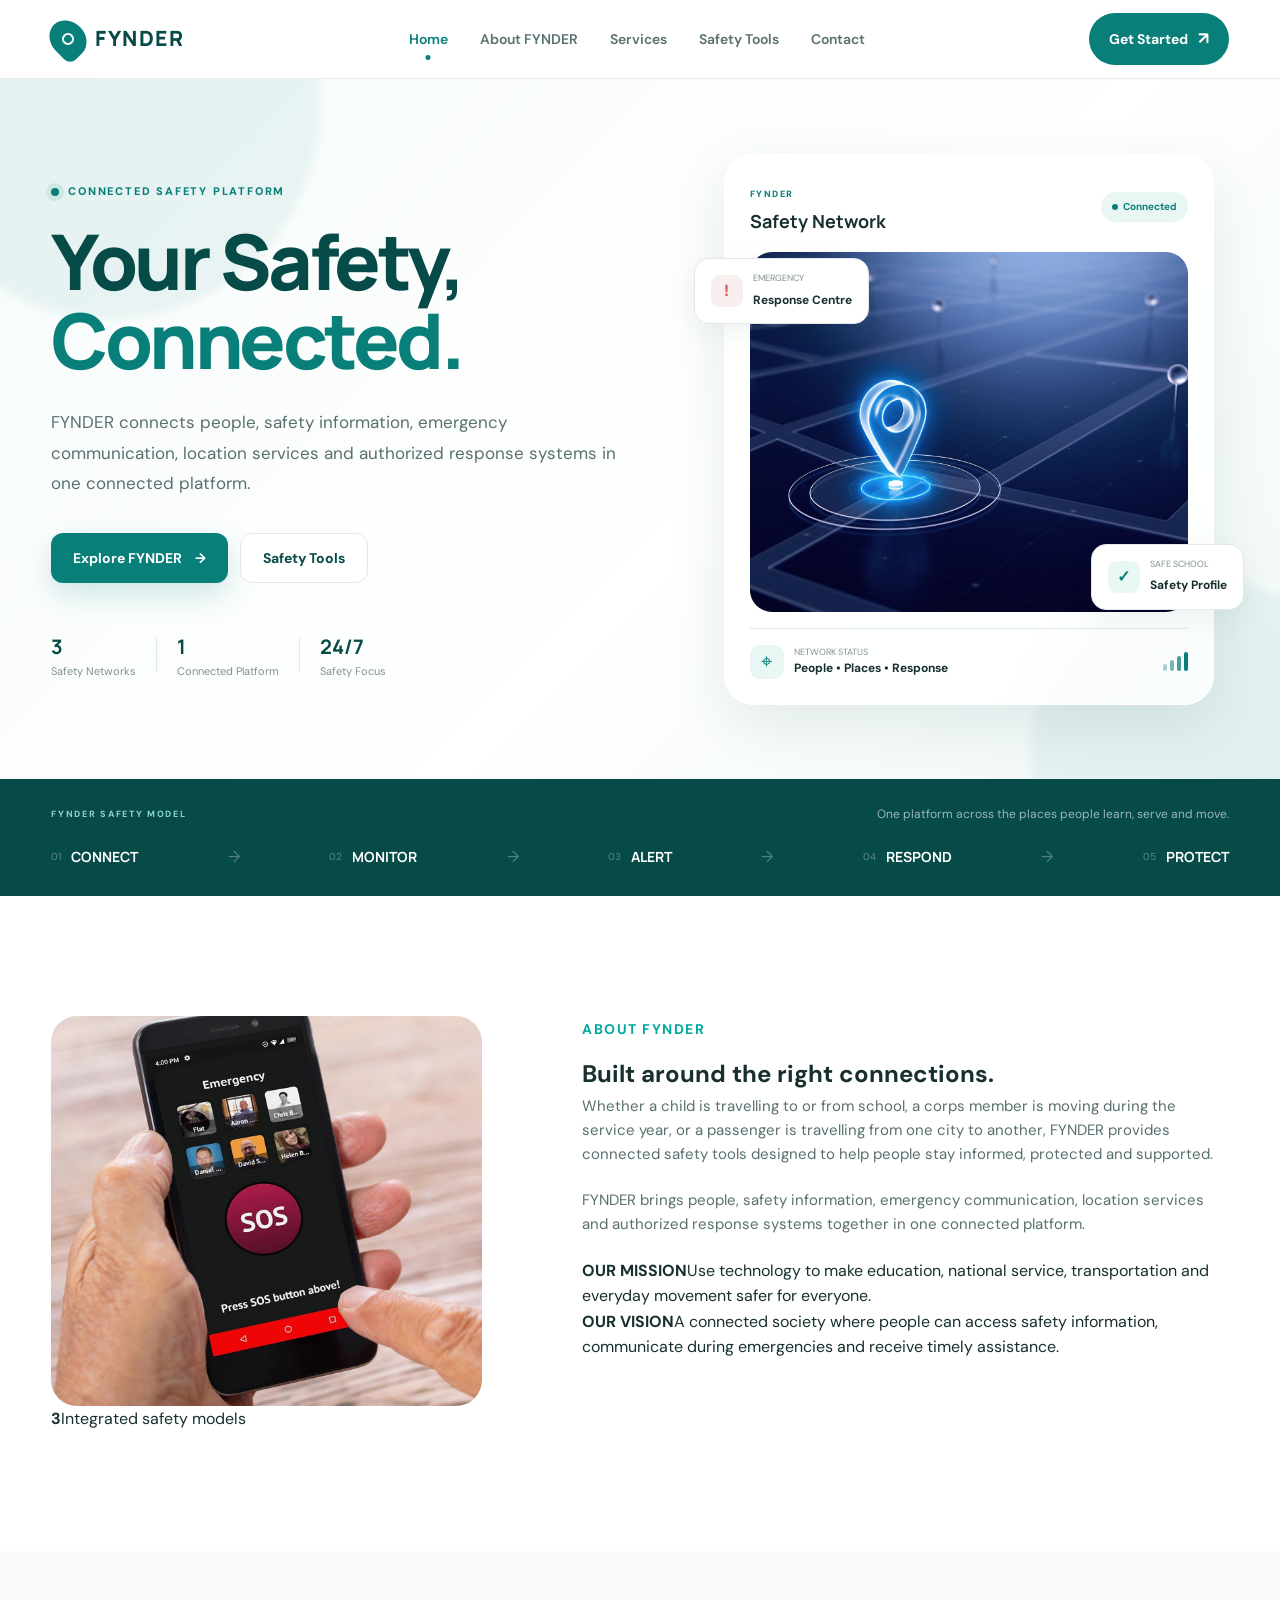
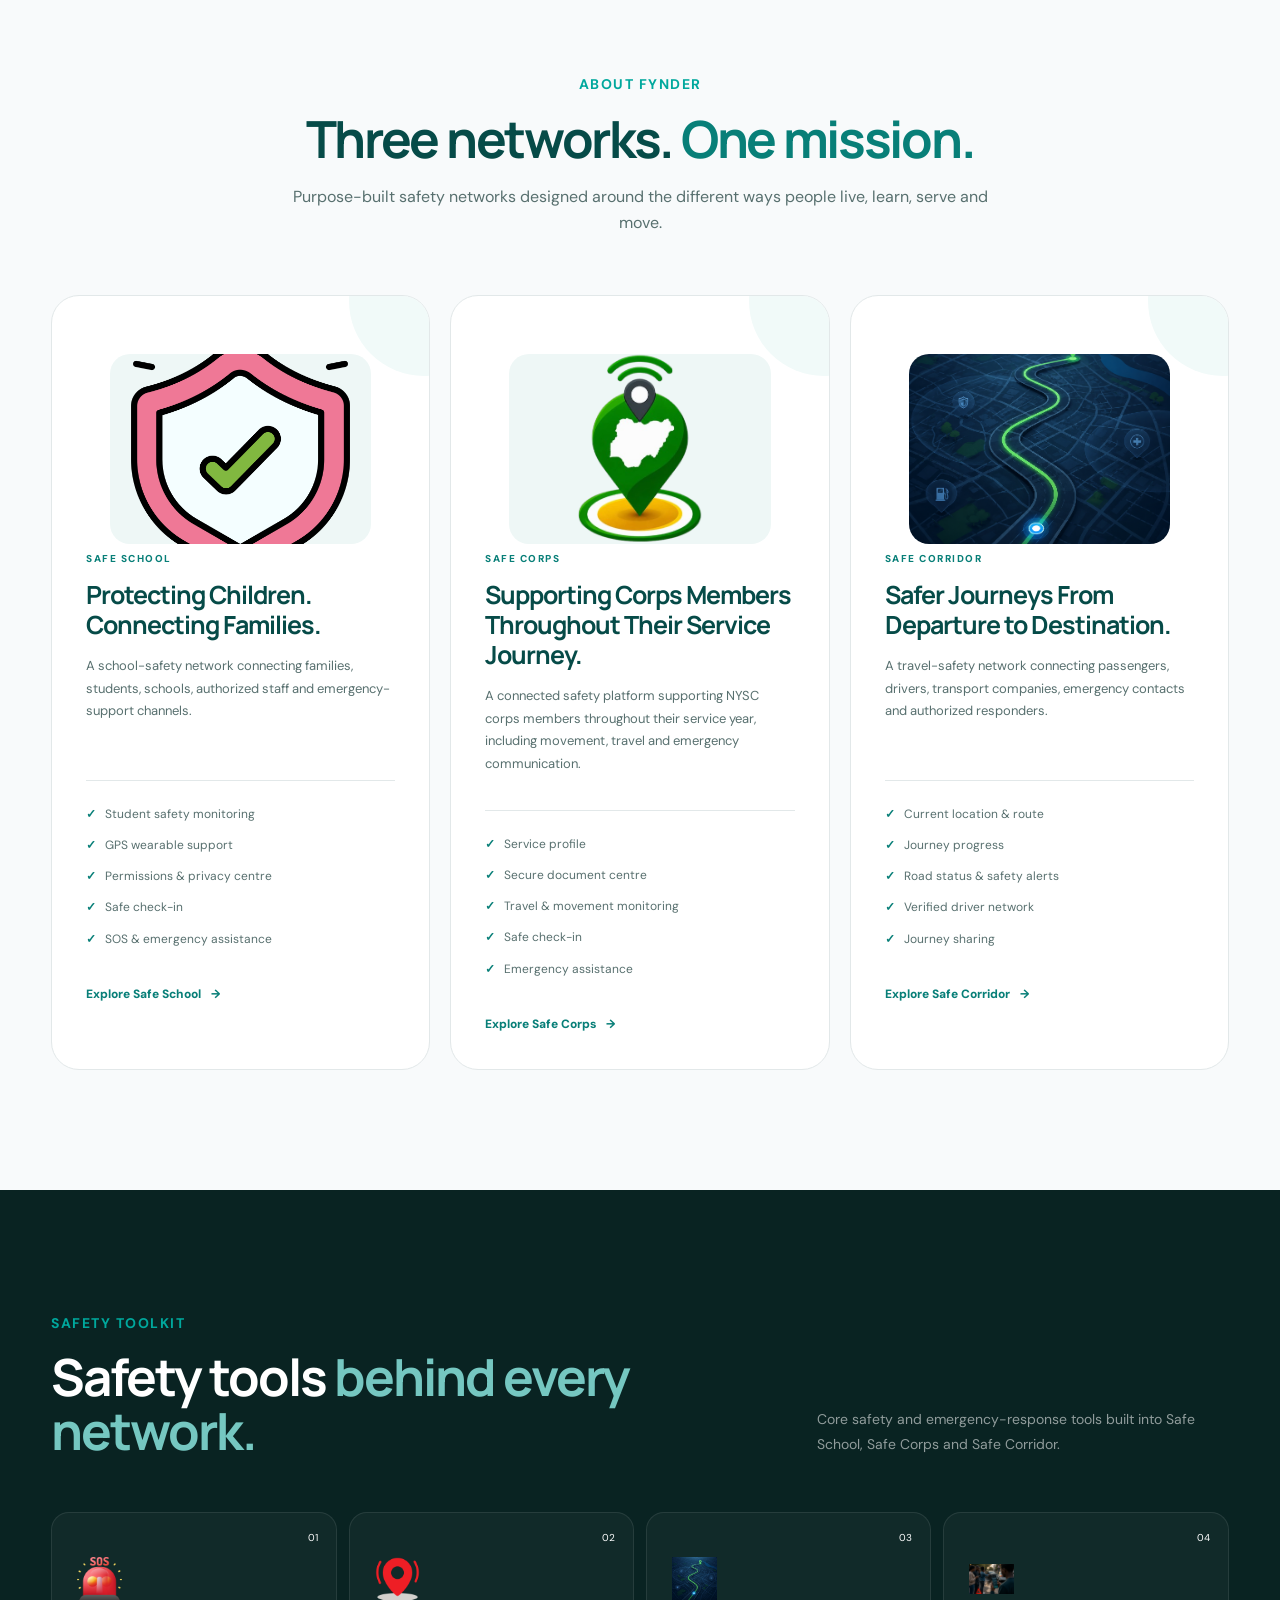
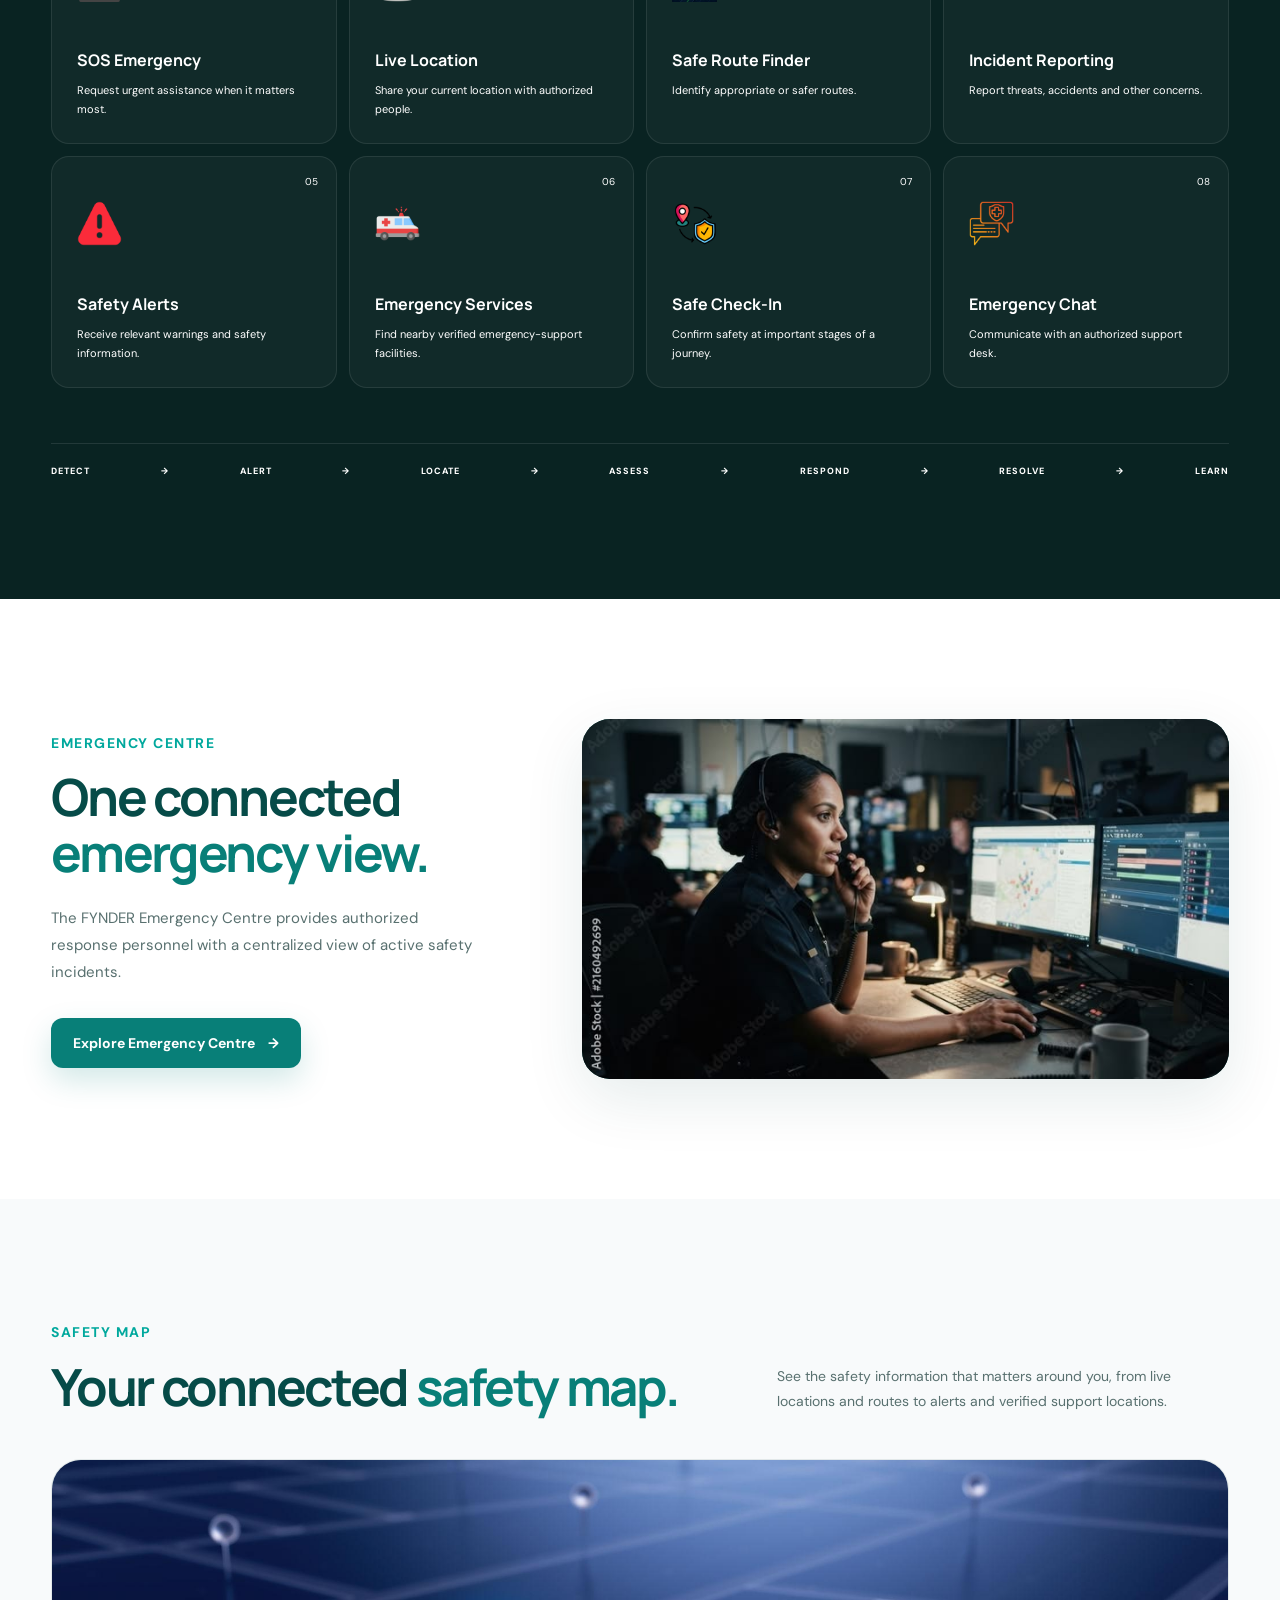
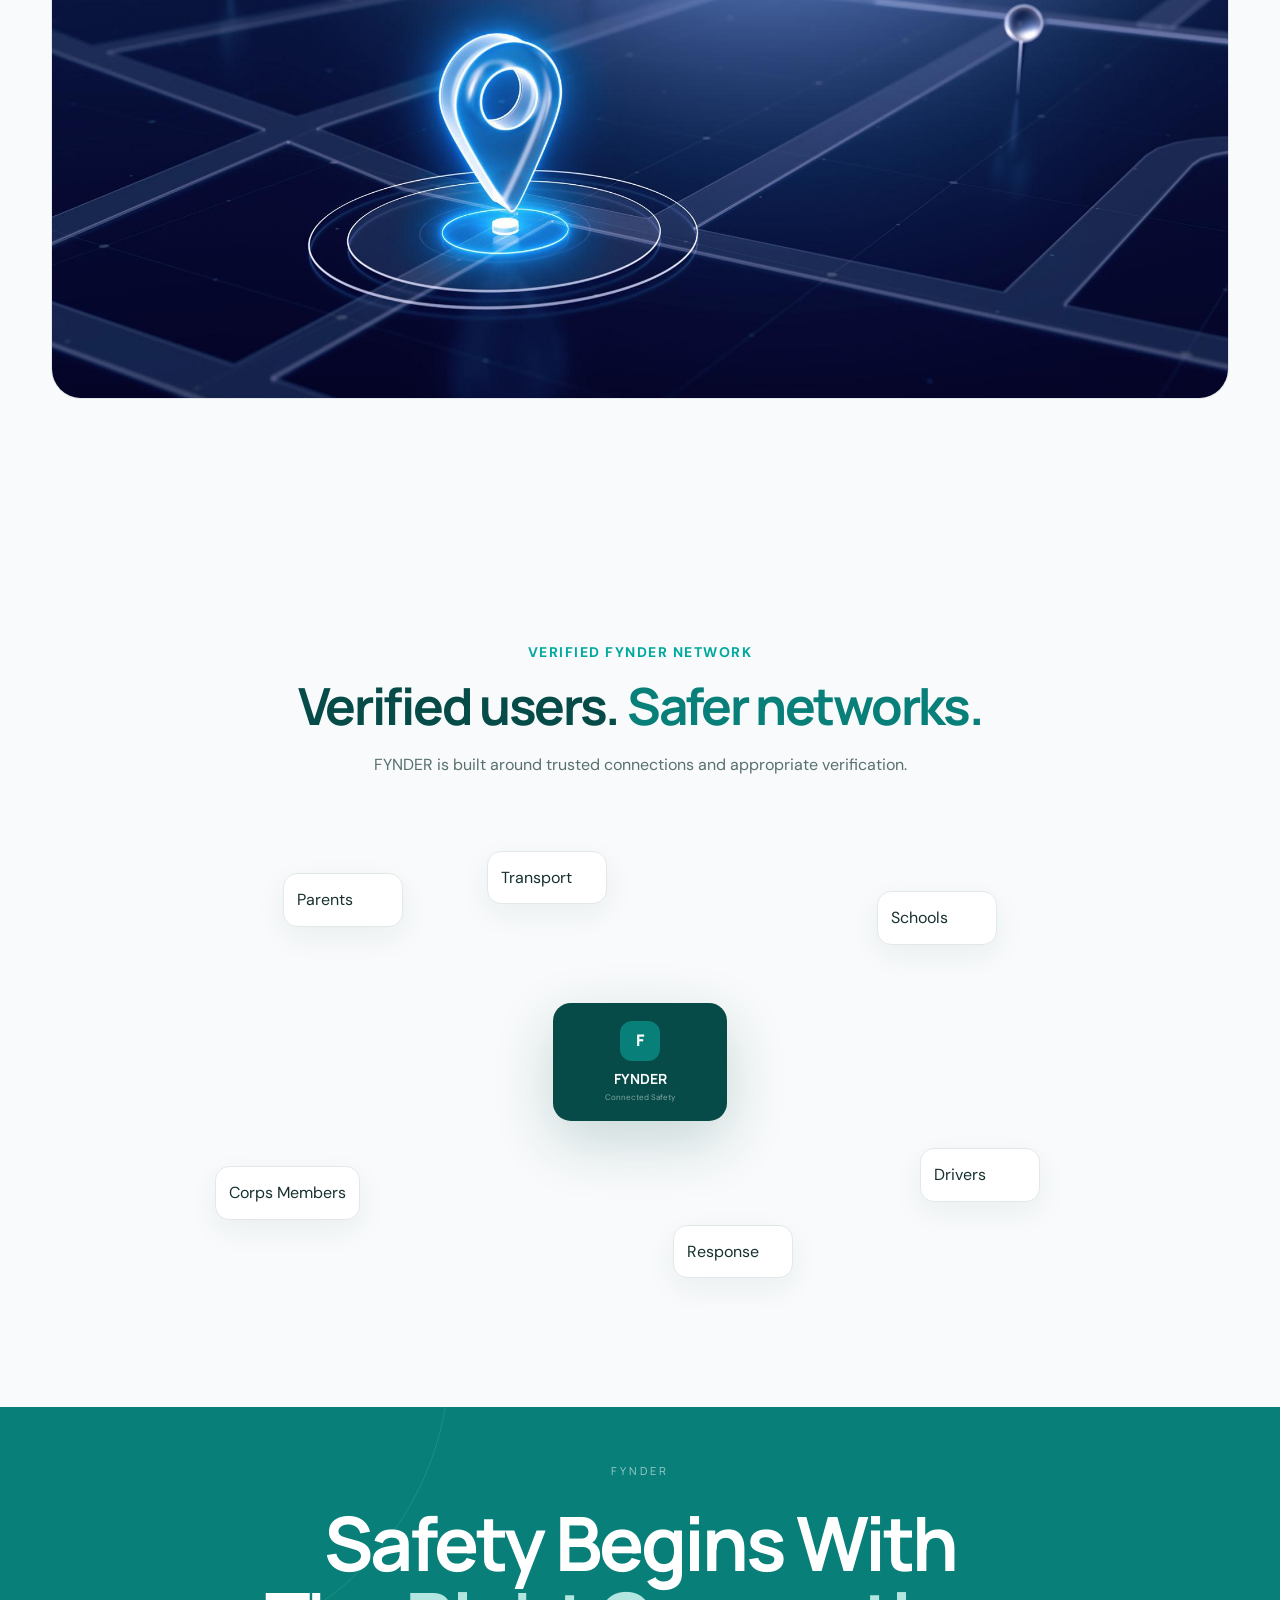
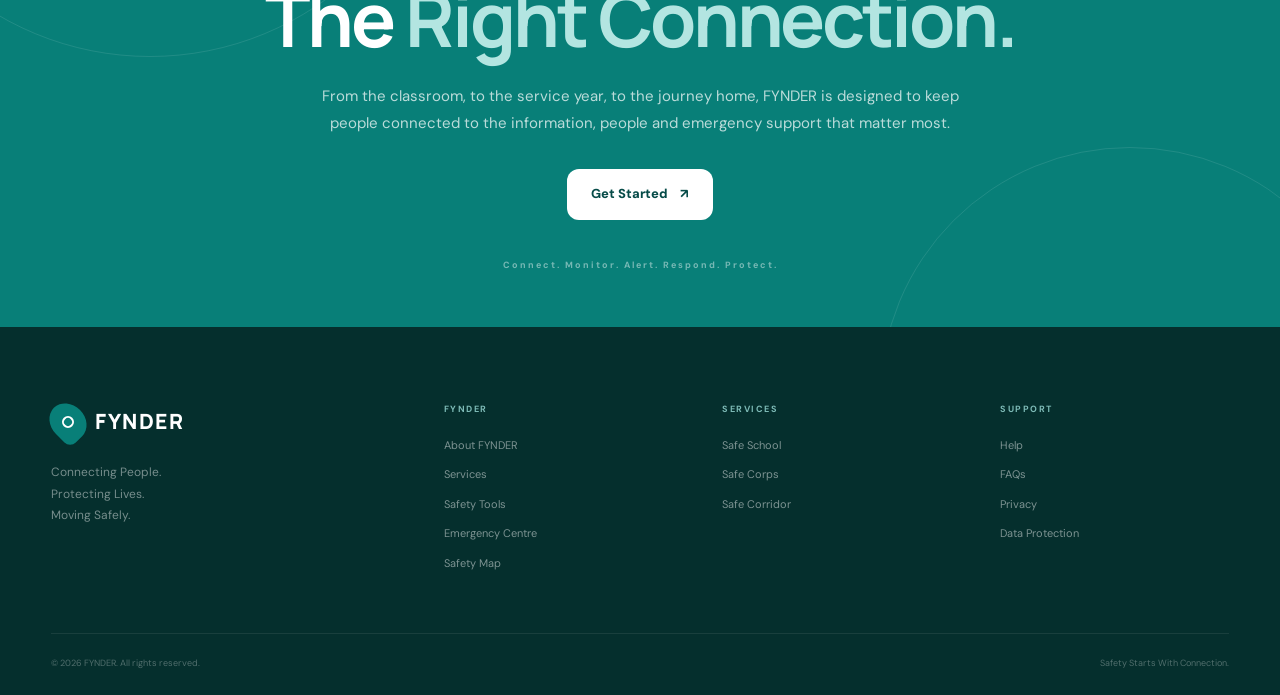
<file: index.html>
<!doctype html>
<html lang="en">
  <head>
    <meta charset="UTF-8" />
    <meta name="viewport" content="width=device-width, initial-scale=1.0" />
    <title>FYNDER | Connected Safety Platform</title>
    <link rel="preconnect" href="https://fonts.googleapis.com" />
    <link rel="preconnect" href="https://fonts.gstatic.com" crossorigin />
    <link
      href="https://fonts.googleapis.com/css2?family=DM+Sans:wght@400;500;600;700&family=Manrope:wght@600;700;800&display=swap"
      rel="stylesheet"
    />
    <link rel="stylesheet" href="styles.css" />
  </head>
  <body>
    <header class="header">
      <div class="container nav-container">
        <a href="index.html" class="logo"
          ><span class="logo-mark"><span></span></span
          ><span class="logo-text">FYNDER</span></a
        >
        <nav class="nav">
          <a href="#home" class="active">Home</a>
          <a href="#about">About FYNDER</a>
          <a href="#services">Services</a>
          <a href="#tools">Safety Tools</a>
          <a href="contact.html">Contact</a>
        </nav>
        <a href="#get-started" class="nav-button">Get Started <span>↗</span></a>
        <button class="menu-button" aria-label="Open menu">
          <span></span><span></span><span></span>
        </button>
      </div>
    </header>

    <main>
      <section class="hero" id="home">
        <div class="hero-glow hero-glow-one"></div>
        <div class="hero-glow hero-glow-two"></div>
        <div class="container hero-container">
          <div class="hero-content">
            <div class="eyebrow">
              <span class="status-dot"></span>CONNECTED SAFETY PLATFORM
            </div>
            <h1>Your Safety,<span>Connected.</span></h1>
            <p class="hero-text">
              FYNDER connects people, safety information, emergency
              communication, location services and authorized response systems
              in one connected platform.
            </p>
            <div class="hero-buttons">
              <a href="#services" class="button button-primary"
                >Explore FYNDER <span>→</span></a
              >
              <a href="#tools" class="button button-secondary">Safety Tools</a>
            </div>
            <div class="hero-trust">
              <div class="trust-item">
                <strong>3</strong><span>Safety Networks</span>
              </div>
              <div class="trust-line"></div>
              <div class="trust-item">
                <strong>1</strong><span>Connected Platform</span>
              </div>
              <div class="trust-line"></div>
              <div class="trust-item">
                <strong>24/7</strong><span>Safety Focus</span>
              </div>
            </div>
          </div>
          <div class="hero-visual">
            <div class="visual-card">
              <div class="visual-top">
                <div>
                  <span class="small-label">FYNDER</span>
                  <h3>Safety Network</h3>
                </div>
                <div class="live-pill"><span></span>Connected</div>
              </div>
              <a class="hero-image-link" href="safe-corridor.html"
                ><img
                  src="images/live location 2.jpeg"
                  alt="Connected live-location visual"
              /></a>
              <div class="visual-bottom">
                <div class="location-info">
                  <div class="location-icon">⌖</div>
                  <div>
                    <small>NETWORK STATUS</small
                    ><strong>People • Places • Response</strong>
                  </div>
                </div>
                <div class="signal-bars"><i></i><i></i><i></i><i></i></div>
              </div>
            </div>
            <a
              class="floating-card floating-card-one"
              href="emergency-centre.html"
              ><span class="float-icon alert-icon">!</span>
              <div>
                <small>EMERGENCY</small><strong>Response Centre</strong>
              </div></a
            >
            <a class="floating-card floating-card-two" href="safe-school.html"
              ><span class="float-icon">✓</span>
              <div>
                <small>SAFE SCHOOL</small><strong>Safety Profile</strong>
              </div></a
            >
          </div>
        </div>
      </section>

      <section class="approach">
        <div class="container">
          <div class="approach-heading">
            <span>FYNDER SAFETY MODEL</span>
            <p>One platform across the places people learn, serve and move.</p>
          </div>
          <div class="approach-flow">
            <div class="approach-step">
              <span>01</span><strong>CONNECT</strong>
            </div>
            <div class="flow-arrow">→</div>
            <div class="approach-step">
              <span>02</span><strong>MONITOR</strong>
            </div>
            <div class="flow-arrow">→</div>
            <div class="approach-step">
              <span>03</span><strong>ALERT</strong>
            </div>
            <div class="flow-arrow">→</div>
            <div class="approach-step">
              <span>04</span><strong>RESPOND</strong>
            </div>
            <div class="flow-arrow">→</div>
            <div class="approach-step">
              <span>05</span><strong>PROTECT</strong>
            </div>
          </div>
        </div>
      </section>

      <section class="about section-padding" id="about">
        <div class="container about-grid">
          <div class="about-visual">
            <a href="safe-school.html" class="about-photo"
              ><img
                src="images/sos image 1.jpeg"
                alt="Emergency SOS safety interface"
            /></a>
            <div class="about-badge">
              <strong>3</strong><span>Integrated safety models</span>
            </div>
          </div>
          <div class="about-content">
            <div class="section-label"><span></span>ABOUT FYNDER</div>
            <h2>Built around the <span>right connections.</span></h2>
            <p>
              Whether a child is travelling to or from school, a corps member is
              moving during the service year, or a passenger is travelling from
              one city to another, FYNDER provides connected safety tools
              designed to help people stay informed, protected and supported.
            </p>
            <p>
              FYNDER brings people, safety information, emergency communication,
              location services and authorized response systems together in one
              connected platform.
            </p>
            <div class="about-points">
              <div>
                <strong>OUR MISSION</strong
                ><span
                  >Use technology to make education, national service,
                  transportation and everyday movement safer for everyone.</span
                >
              </div>
              <div>
                <strong>OUR VISION</strong
                ><span
                  >A connected society where people can access safety
                  information, communicate during emergencies and receive timely
                  assistance.</span
                >
              </div>
            </div>
          </div>
        </div>
      </section>

      <section class="services section-padding" id="services">
        <div class="container">
          <div class="section-heading centered">
            <div class="section-label"><span></span>ABOUT FYNDER</div>
            <h2>Three networks. <span>One mission.</span></h2>
            <p>
              Purpose-built safety networks designed around the different ways
              people live, learn, serve and move.
            </p>
          </div>
          <div class="service-grid">
            <article class="service-card service-card-image">
              <div class="service-number">01</div>
              <a href="safe-school.html" class="service-image"
                ><img src="images/safety.png" alt="Safe School safety shield"
              /></a>
              <div class="service-content">
                <span class="service-category">SAFE SCHOOL</span>
                <h3>Protecting Children.<br />Connecting Families.</h3>
                <p>
                  A school-safety network connecting families, students,
                  schools, authorized staff and emergency-support channels.
                </p>
                <ul>
                  <li>Student safety monitoring</li>
                  <li>GPS wearable support</li>
                  <li>Permissions & privacy centre</li>
                  <li>Safe check-in</li>
                  <li>SOS & emergency assistance</li>
                </ul>
                <a href="safe-school.html" class="service-link"
                  >Explore Safe School <span>→</span></a
                >
              </div>
            </article>
            <article class="service-card service-card-image">
              <div class="service-number">02</div>
              <a href="safe-corps.html" class="service-image"
                ><img
                  src="images/safecorps.png"
                  alt="Safe Corps Nigeria location graphic"
              /></a>
              <div class="service-content">
                <span class="service-category">SAFE CORPS</span>
                <h3>
                  Supporting Corps Members Throughout Their Service Journey.
                </h3>
                <p>
                  A connected safety platform supporting NYSC corps members
                  throughout their service year, including movement, travel and
                  emergency communication.
                </p>
                <ul>
                  <li>Service profile</li>
                  <li>Secure document centre</li>
                  <li>Travel & movement monitoring</li>
                  <li>Safe check-in</li>
                  <li>Emergency assistance</li>
                </ul>
                <a href="safe-corps.html" class="service-link"
                  >Explore Safe Corps <span>→</span></a
                >
              </div>
            </article>
            <article class="service-card service-card-image">
              <div class="service-number">03</div>
              <a href="safe-corridor.html" class="service-image"
                ><img
                  src="images/safe route finder.png"
                  alt="Safe route finder visual"
              /></a>
              <div class="service-content">
                <span class="service-category">SAFE CORRIDOR</span>
                <h3>Safer Journeys From Departure to Destination.</h3>
                <p>
                  A travel-safety network connecting passengers, drivers,
                  transport companies, emergency contacts and authorized
                  responders.
                </p>
                <ul>
                  <li>Current location & route</li>
                  <li>Journey progress</li>
                  <li>Road status & safety alerts</li>
                  <li>Verified driver network</li>
                  <li>Journey sharing</li>
                </ul>
                <a href="safe-corridor.html" class="service-link"
                  >Explore Safe Corridor <span>→</span></a
                >
              </div>
            </article>
          </div>
        </div>
      </section>

      <section class="toolkit section-padding" id="tools">
        <div class="container">
          <div class="toolkit-header">
            <div>
              <div class="section-label light-label">
                <span></span>SAFETY TOOLKIT
              </div>
              <h2>Safety tools <span>behind every network.</span></h2>
            </div>
            <p>
              Core safety and emergency-response tools built into Safe School,
              Safe Corps and Safe Corridor.
            </p>
          </div>
          <div class="tool-grid">
            <a class="tool-card" href="emergency-centre.html"
              ><span class="tool-number">01</span>
              <div class="tool-symbol"><img src="images/sos.png" alt="" /></div>
              <h3>SOS Emergency</h3>
              <p>Request urgent assistance when it matters most.</p></a
            >
            <a class="tool-card" href="safe-corridor.html"
              ><span class="tool-number">02</span>
              <div class="tool-symbol">
                <img src="images/live-location.png" alt="" />
              </div>
              <h3>Live Location</h3>
              <p>Share your current location with authorized people.</p></a
            >
            <a class="tool-card" href="safe-corridor.html"
              ><span class="tool-number">03</span>
              <div class="tool-symbol">
                <img src="images/safe route finder.png" alt="" />
              </div>
              <h3>Safe Route Finder</h3>
              <p>Identify appropriate or safer routes.</p></a
            >
            <a class="tool-card" href="emergency-centre.html"
              ><span class="tool-number">04</span>
              <div class="tool-symbol">
                <img src="images/incident reporting 2.png" alt="" />
              </div>
              <h3>Incident Reporting</h3>
              <p>Report threats, accidents and other concerns.</p></a
            >
            <a class="tool-card" href="safe-school.html"
              ><span class="tool-number">05</span>
              <div class="tool-symbol">
                <img src="images/warning.png" alt="" />
              </div>
              <h3>Safety Alerts</h3>
              <p>Receive relevant warnings and safety information.</p></a
            >
            <a class="tool-card" href="emergency-centre.html"
              ><span class="tool-number">06</span>
              <div class="tool-symbol">
                <img src="images/ambulance(1).png" alt="" />
              </div>
              <h3>Emergency Services</h3>
              <p>Find nearby verified emergency-support facilities.</p></a
            >
            <a class="tool-card" href="safe-school.html"
              ><span class="tool-number">07</span>
              <div class="tool-symbol">
                <img src="images/routes.png" alt="" />
              </div>
              <h3>Safe Check-In</h3>
              <p>Confirm safety at important stages of a journey.</p></a
            >
            <a class="tool-card" href="emergency-centre.html"
              ><span class="tool-number">08</span>
              <div class="tool-symbol">
                <img src="images/communication.png" alt="" />
              </div>
              <h3>Emergency Chat</h3>
              <p>Communicate with an authorized support desk.</p></a
            >
          </div>
          <div class="toolkit-footer">
            <span>DETECT</span><span>→</span><span>ALERT</span><span>→</span
            ><span>LOCATE</span><span>→</span><span>ASSESS</span><span>→</span
            ><span>RESPOND</span><span>→</span><span>RESOLVE</span><span>→</span
            ><span>LEARN</span>
          </div>
        </div>
      </section>

      <section class="emergency section-padding">
        <div class="container emergency-grid">
          <div class="emergency-copy">
            <div class="section-label"><span></span>EMERGENCY CENTRE</div>
            <h2>One connected <span>emergency view.</span></h2>
            <p>
              The FYNDER Emergency Centre provides authorized response personnel
              with a centralized view of active safety incidents.
            </p>
            <a href="emergency-centre.html" class="button button-primary"
              >Explore Emergency Centre <span>→</span></a
            >
          </div>
          <a
            class="incident-dashboard dashboard-photo"
            href="emergency-centre.html"
            ><img
              src="images/dispatcher.jpg"
              alt="Emergency dispatch operations"
          /></a>
        </div>
      </section>

      <section class="map-section section-padding">
        <div class="container">
          <div class="map-header">
            <div>
              <div class="section-label"><span></span>SAFETY MAP</div>
              <h2>Your connected <span>safety map.</span></h2>
            </div>
            <p>
              See the safety information that matters around you, from live
              locations and routes to alerts and verified support locations.
            </p>
          </div>
          <a class="map-wrapper map-photo" href="safe-corridor.html"
            ><img
              src="images/live location 2.jpeg"
              alt="Live location network map"
          /></a>
        </div>
      </section>

      <section class="network section-padding">
        <div class="container">
          <div class="section-heading centered">
            <div class="section-label">
              <span></span>VERIFIED FYNDER NETWORK
            </div>
            <h2>Verified users. <span>Safer networks.</span></h2>
            <p>
              FYNDER is built around trusted connections and appropriate
              verification.
            </p>
          </div>
          <div class="network-visual">
            <a class="network-center" href="index.html#services"
              ><div class="network-logo">F</div>
              <strong>FYNDER</strong><span>Connected Safety</span></a
            >
            <div class="network-node node-a">Parents</div>
            <div class="network-node node-b">Schools</div>
            <div class="network-node node-c">Corps Members</div>
            <div class="network-node node-d">Drivers</div>
            <div class="network-node node-e">Transport</div>
            <div class="network-node node-f">Response</div>
          </div>
        </div>
      </section>

      <section class="final-cta" id="get-started">
        <div class="cta-shape shape-one"></div>
        <div class="cta-shape shape-two"></div>
        <div class="container cta-content">
          <div class="cta-label">FYNDER</div>
          <h2>Safety Begins With The <span>Right Connection.</span></h2>
          <p>
            From the classroom, to the service year, to the journey home, FYNDER
            is designed to keep people connected to the information, people and
            emergency support that matter most.
          </p>
          <a href="contact.html" class="cta-button"
            >Get Started <span>↗</span></a
          >
          <div class="cta-message">
            Connect. Monitor. Alert. Respond. Protect.
          </div>
        </div>
      </section>
    </main>

    <footer class="footer">
      <div class="container">
        <div class="footer-top">
          <div class="footer-brand">
            <a href="index.html" class="logo footer-logo"
              ><span class="logo-mark"><span></span></span
              ><span class="logo-text">FYNDER</span></a
            >
            <p>Connecting People.<br />Protecting Lives.<br />Moving Safely.</p>
          </div>
          <div class="footer-column">
            <h4>FYNDER</h4>
            <a href="#about">About FYNDER</a><a href="#services">Services</a
            ><a href="#tools">Safety Tools</a
            ><a href="emergency-centre.html">Emergency Centre</a
            ><a href="safe-corridor.html">Safety Map</a>
          </div>
          <div class="footer-column">
            <h4>SERVICES</h4>
            <a href="safe-school.html">Safe School</a
            ><a href="safe-corps.html">Safe Corps</a
            ><a href="safe-corridor.html">Safe Corridor</a>
          </div>
          <div class="footer-column">
            <h4>SUPPORT</h4>
            <a href="contact.html">Help</a><a href="contact.html">FAQs</a
            ><a href="contact.html">Privacy</a
            ><a href="contact.html">Data Protection</a>
          </div>
        </div>
        <div class="footer-bottom">
          <span>© 2026 FYNDER. All rights reserved.</span
          ><span>Safety Starts With Connection.</span>
        </div>
      </div>
    </footer>
    <script>
      const menuButton = document.querySelector(".menu-button"),
        nav = document.querySelector(".nav");
      menuButton?.addEventListener("click", () => {
        nav.classList.toggle("nav-open");
        menuButton.classList.toggle("menu-open");
      });
      document.querySelectorAll(".nav a").forEach((l) =>
        l.addEventListener("click", () => {
          nav.classList.remove("nav-open");
          menuButton.classList.remove("menu-open");
        }),
      );
    </script>
  </body>
</html>
</file>
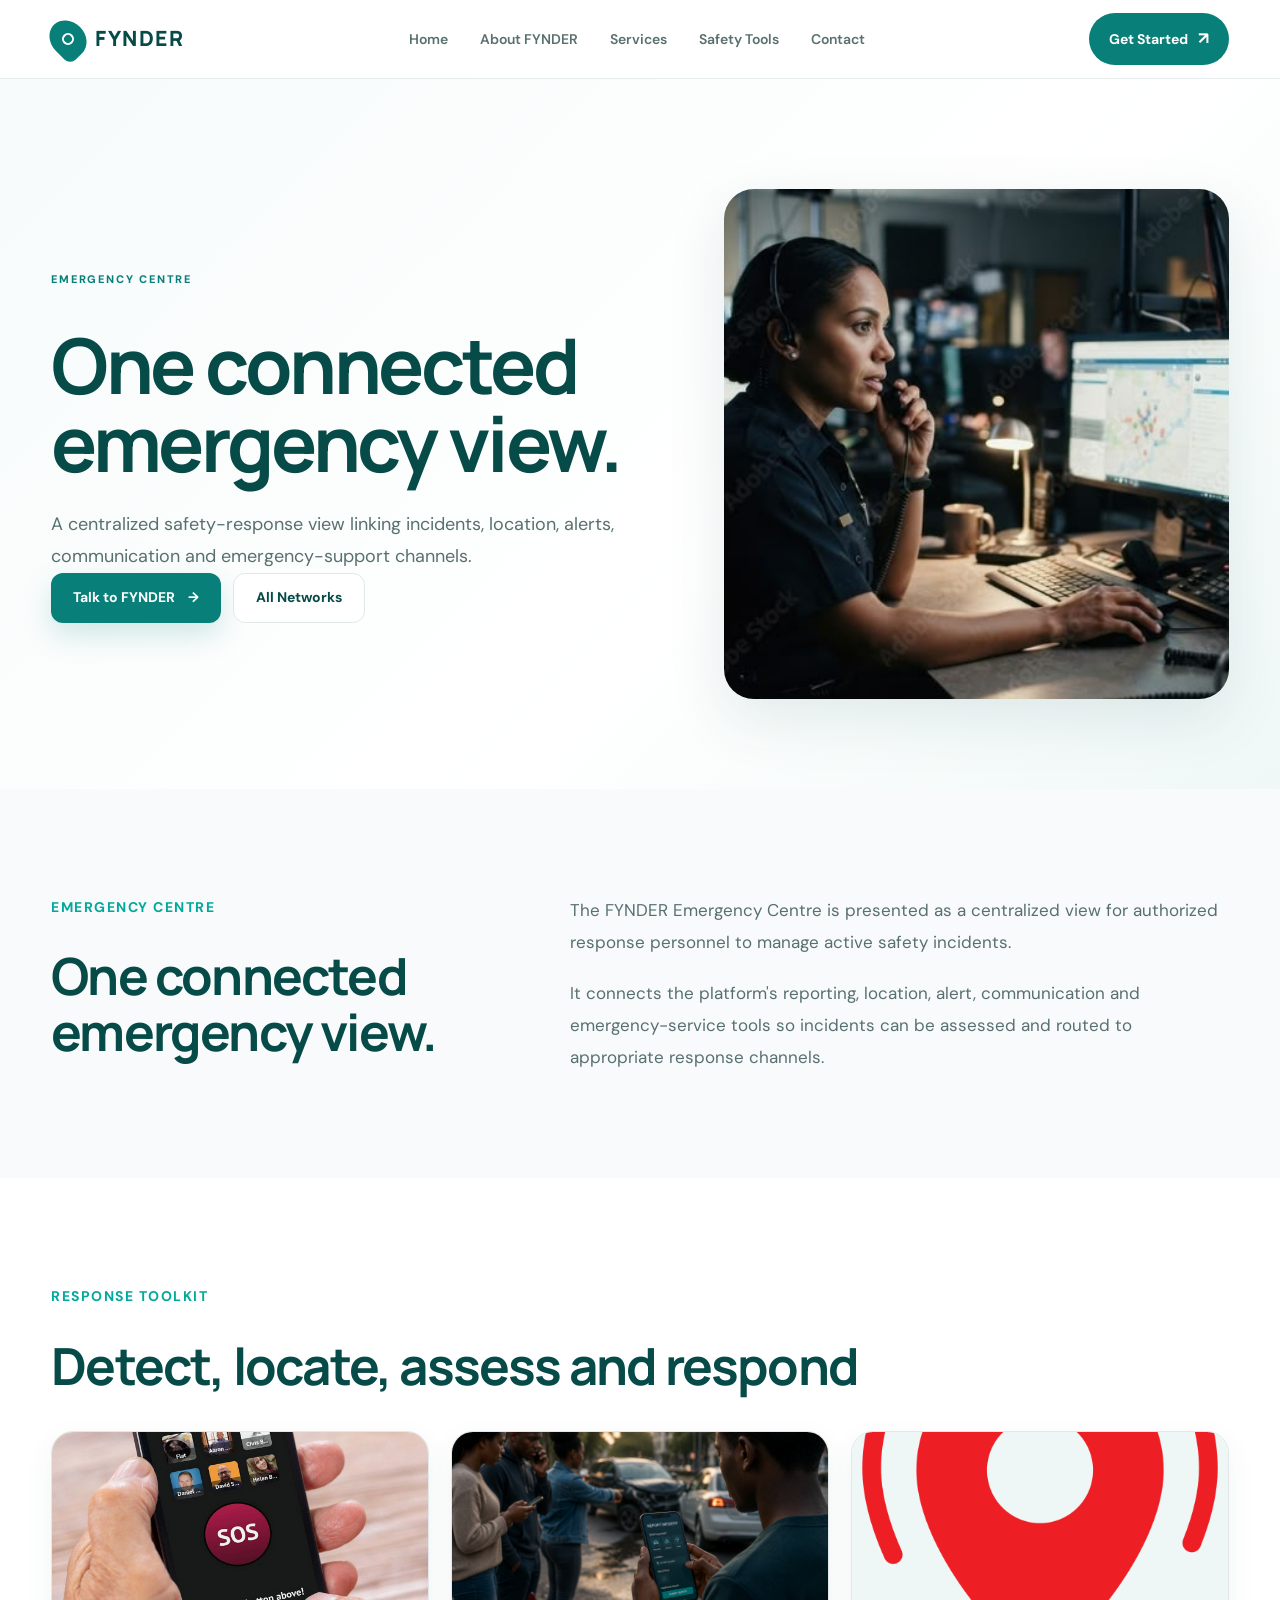
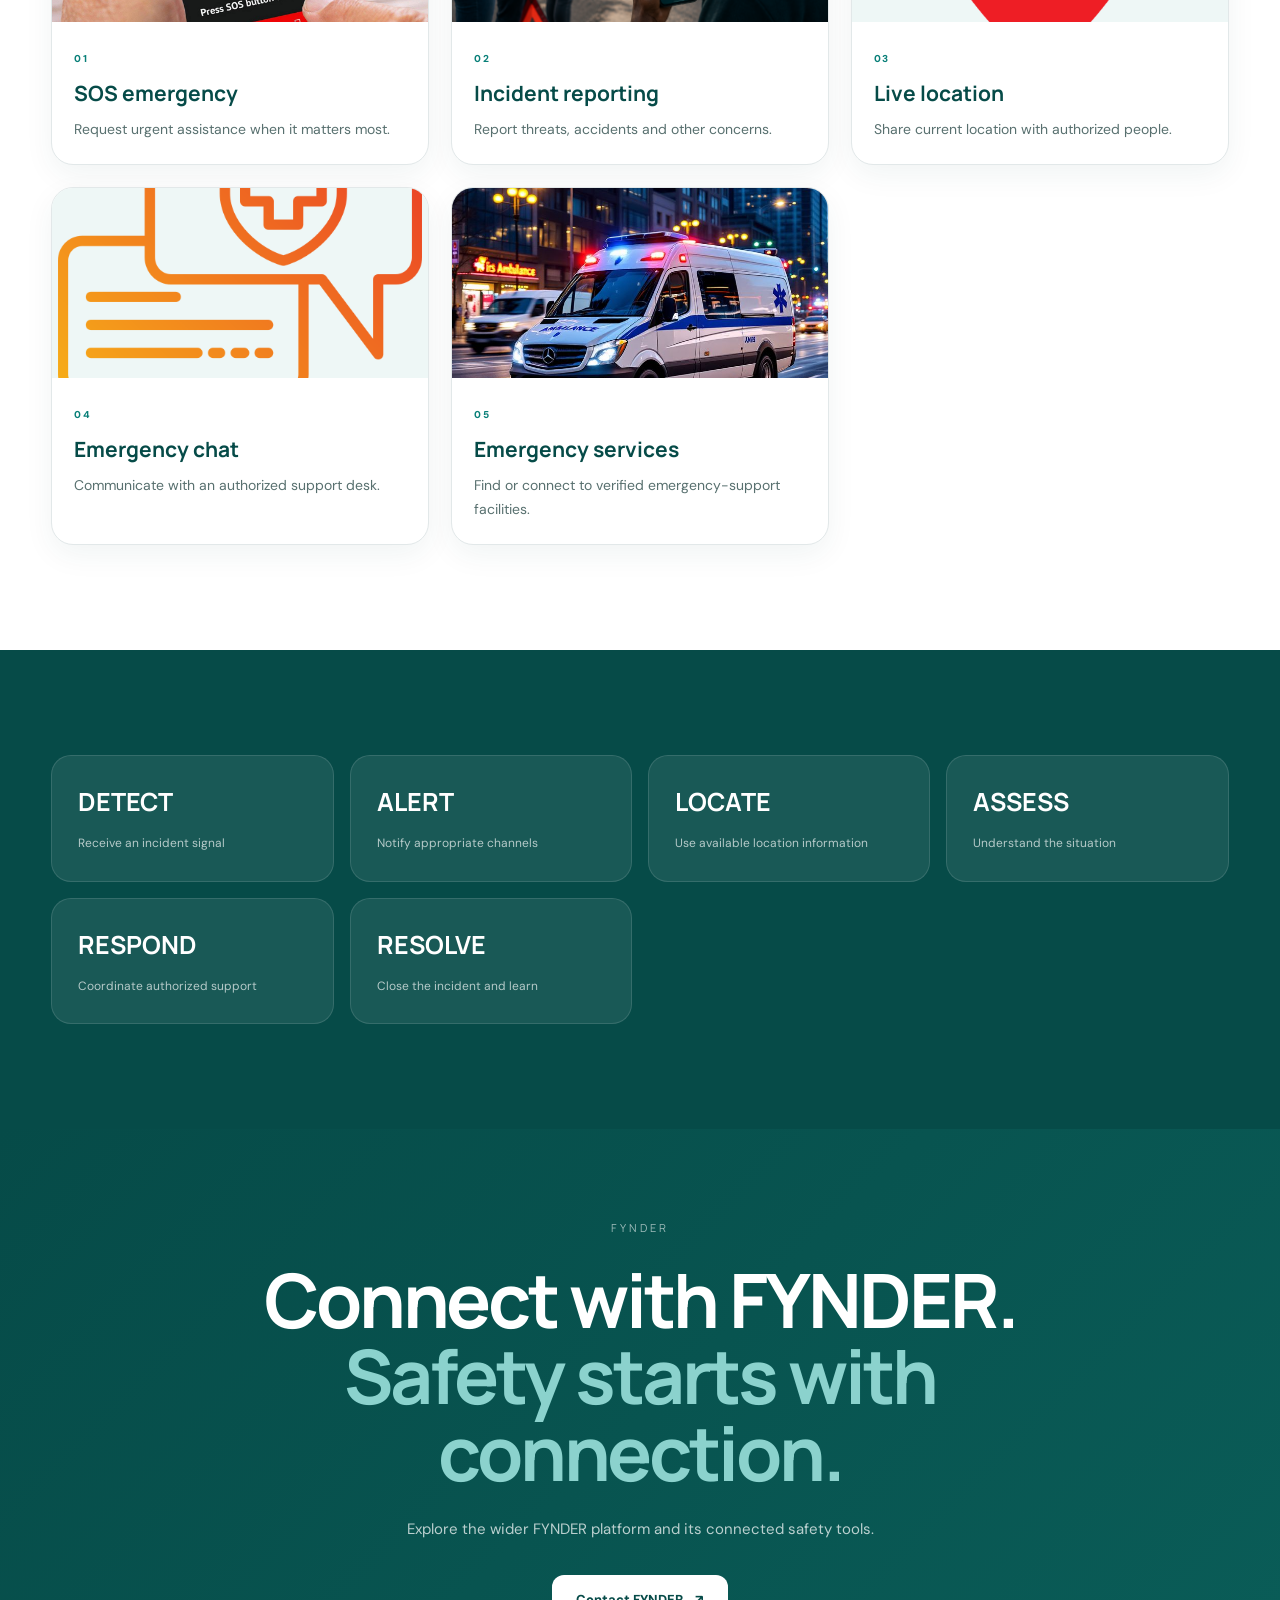
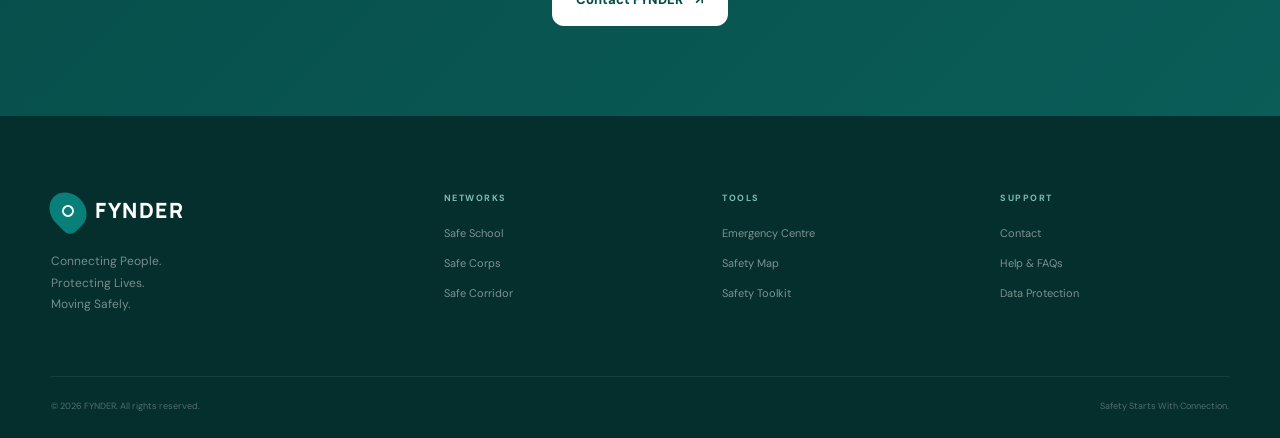
<file: emergency-centre.html>
<!DOCTYPE html><html lang="en"><head><meta charset="UTF-8"><meta name="viewport" content="width=device-width, initial-scale=1.0"><title>Emergency Centre — FYNDER</title><link rel="preconnect" href="https://fonts.googleapis.com"><link rel="preconnect" href="https://fonts.gstatic.com" crossorigin><link href="https://fonts.googleapis.com/css2?family=DM+Sans:wght@400;500;600;700&family=Manrope:wght@600;700;800&display=swap" rel="stylesheet"><link rel="stylesheet" href="styles.css"></head><body>
<header class="header"><div class="container nav-container"><a href="index.html" class="logo"><span class="logo-mark"><span></span></span><span class="logo-text">FYNDER</span></a><nav class="nav"><a href="index.html">Home</a><a href="index.html#about">About FYNDER</a><a href="index.html#services">Services</a><a href="index.html#tools">Safety Tools</a><a href="contact.html">Contact</a></nav><a href="contact.html" class="nav-button">Get Started <span>↗</span></a><button class="menu-button" aria-label="Open menu"><span></span><span></span><span></span></button></div></header>
<main><section class="detail-hero"><div class="container detail-hero-grid"><div><div class="eyebrow">EMERGENCY CENTRE</div><h1>One connected emergency view.</h1><p>A centralized safety-response view linking incidents, location, alerts, communication and emergency-support channels.</p><div class="hero-buttons"><a class="button button-primary" href="contact.html">Talk to FYNDER <span>→</span></a><a class="button button-secondary" href="index.html#services">All Networks</a></div></div><div class="detail-hero-image"><img src="images/dispatcher.jpg" alt="Emergency Centre"></div></div></section><section class="detail-section"><div class="container detail-grid"><div><div class="section-label"><span></span>EMERGENCY CENTRE</div><h2>One connected emergency view.</h2></div><div class="detail-copy"><p>The FYNDER Emergency Centre is presented as a centralized view for authorized response personnel to manage active safety incidents.</p><p>It connects the platform's reporting, location, alert, communication and emergency-service tools so incidents can be assessed and routed to appropriate response channels.</p></div></div></section><section class="detail-section detail-cards-section"><div class="container"><div class="section-heading"><div class="section-label"><span></span>RESPONSE TOOLKIT</div><h2>Detect, locate, assess and respond</h2></div><div class="detail-cards"><a class="detail-card" href="emergency-centre.html"><div class="detail-card-image"><img src="images/sos image 1.jpeg" alt=""></div><div><span>01</span><h3>SOS emergency</h3><p>Request urgent assistance when it matters most.</p></div></a><a class="detail-card" href="emergency-centre.html"><div class="detail-card-image"><img src="images/incident reporting 2.png" alt=""></div><div><span>02</span><h3>Incident reporting</h3><p>Report threats, accidents and other concerns.</p></div></a><a class="detail-card" href="safe-corridor.html"><div class="detail-card-image"><img src="images/live-location.png" alt=""></div><div><span>03</span><h3>Live location</h3><p>Share current location with authorized people.</p></div></a><a class="detail-card" href="emergency-centre.html"><div class="detail-card-image"><img src="images/communication.png" alt=""></div><div><span>04</span><h3>Emergency chat</h3><p>Communicate with an authorized support desk.</p></div></a><a class="detail-card" href="emergency-centre.html"><div class="detail-card-image"><img src="images/ambulance.jpg" alt=""></div><div><span>05</span><h3>Emergency services</h3><p>Find or connect to verified emergency-support facilities.</p></div></a></div></div></section><section class="detail-section stats-section"><div class="container"><div class="stats-grid"><div class="stat-card"><strong>DETECT</strong><span>Receive an incident signal</span></div><div class="stat-card"><strong>ALERT</strong><span>Notify appropriate channels</span></div><div class="stat-card"><strong>LOCATE</strong><span>Use available location information</span></div><div class="stat-card"><strong>ASSESS</strong><span>Understand the situation</span></div><div class="stat-card"><strong>RESPOND</strong><span>Coordinate authorized support</span></div><div class="stat-card"><strong>RESOLVE</strong><span>Close the incident and learn</span></div></div></div></section><section class="detail-cta"><div class="container"><div class="cta-content"><div class="cta-label">FYNDER</div><h2>Connect with FYNDER. <span>Safety starts with connection.</span></h2><p>Explore the wider FYNDER platform and its connected safety tools.</p><a href="contact.html" class="cta-button">Contact FYNDER <span>↗</span></a></div></div></section></main>
<footer class="footer"><div class="container"><div class="footer-top"><div class="footer-brand"><a href="index.html" class="logo footer-logo"><span class="logo-mark"><span></span></span><span class="logo-text">FYNDER</span></a><p>Connecting People.<br>Protecting Lives.<br>Moving Safely.</p></div><div class="footer-column"><h4>NETWORKS</h4><a href="safe-school.html">Safe School</a><a href="safe-corps.html">Safe Corps</a><a href="safe-corridor.html">Safe Corridor</a></div><div class="footer-column"><h4>TOOLS</h4><a href="emergency-centre.html">Emergency Centre</a><a href="safe-corridor.html">Safety Map</a><a href="index.html#tools">Safety Toolkit</a></div><div class="footer-column"><h4>SUPPORT</h4><a href="contact.html">Contact</a><a href="contact.html">Help & FAQs</a><a href="contact.html">Data Protection</a></div></div><div class="footer-bottom"><span>© 2026 FYNDER. All rights reserved.</span><span>Safety Starts With Connection.</span></div></div></footer>
<script>const m=document.querySelector(".menu-button"),n=document.querySelector(".nav");m?.addEventListener("click",()=>n.classList.toggle("nav-open"));document.querySelectorAll(".nav a").forEach(x=>x.addEventListener("click",()=>n.classList.remove("nav-open")));</script></body></html>
</file>
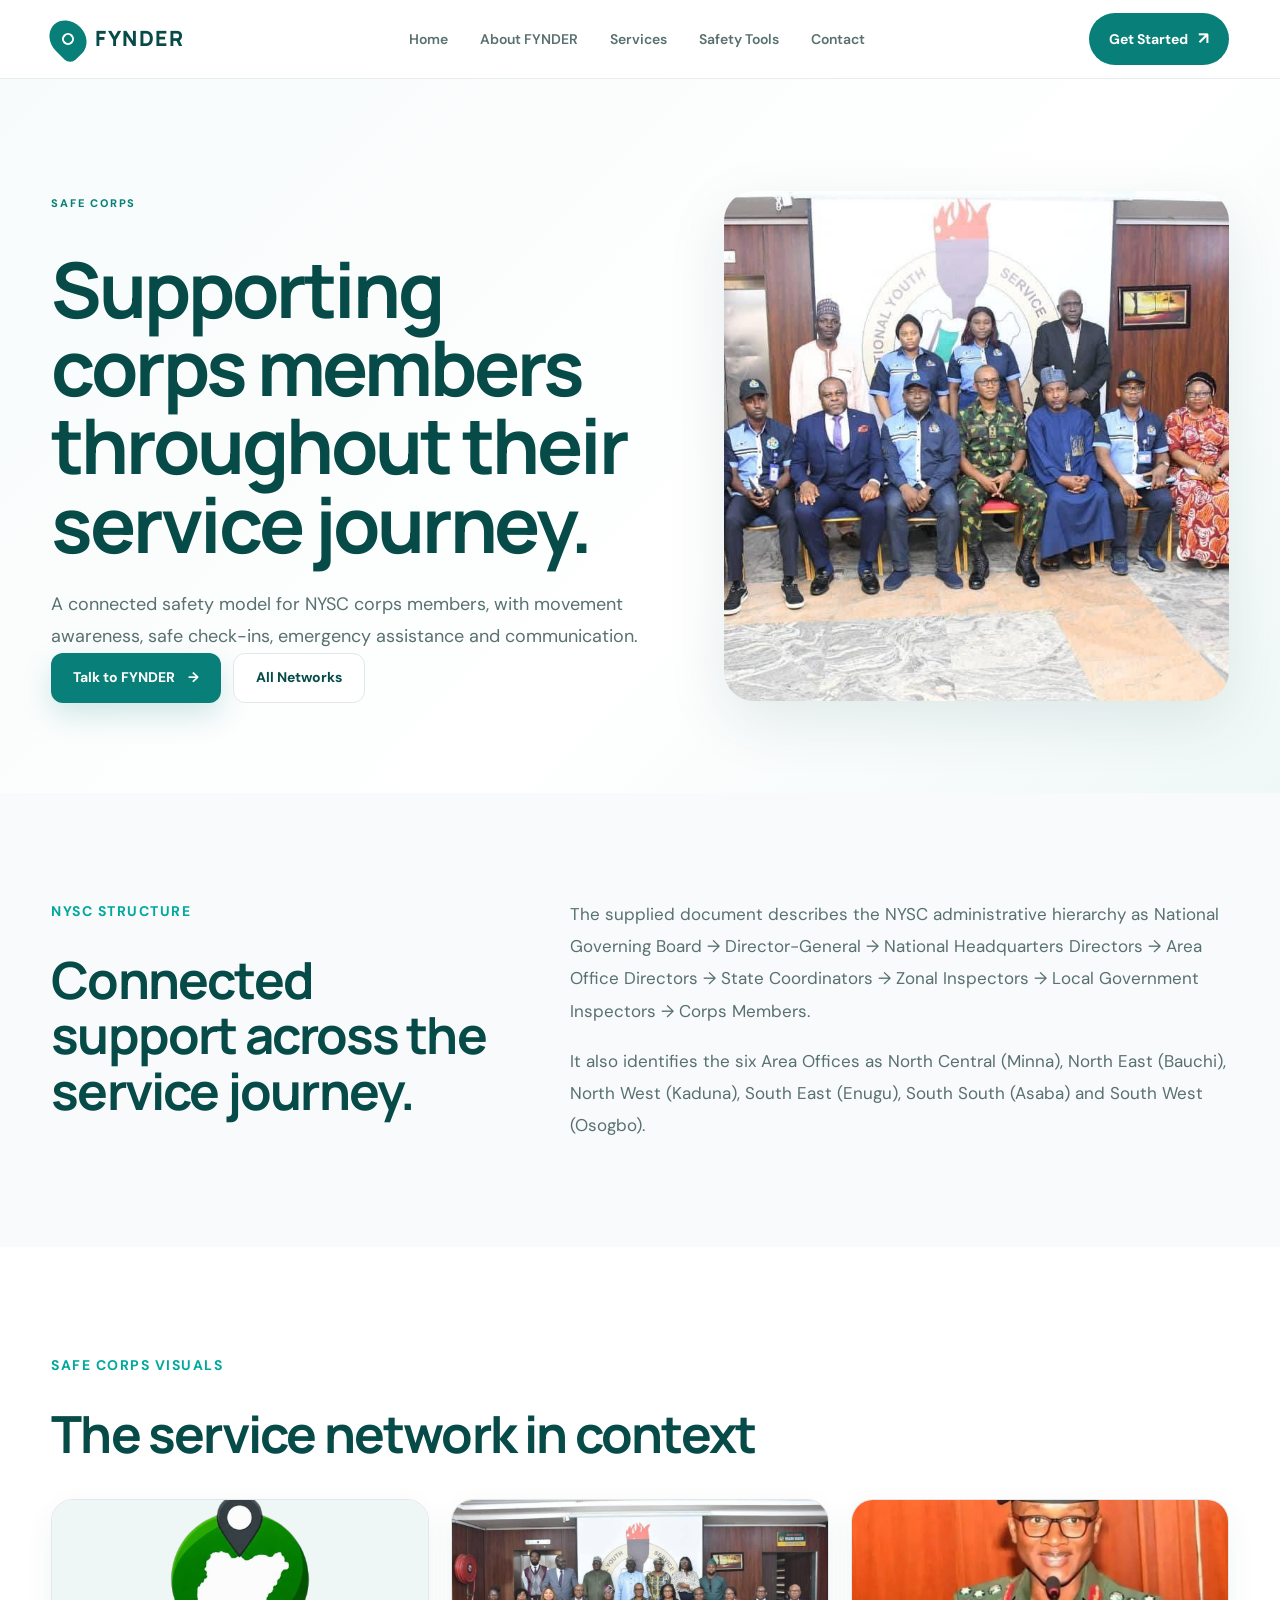
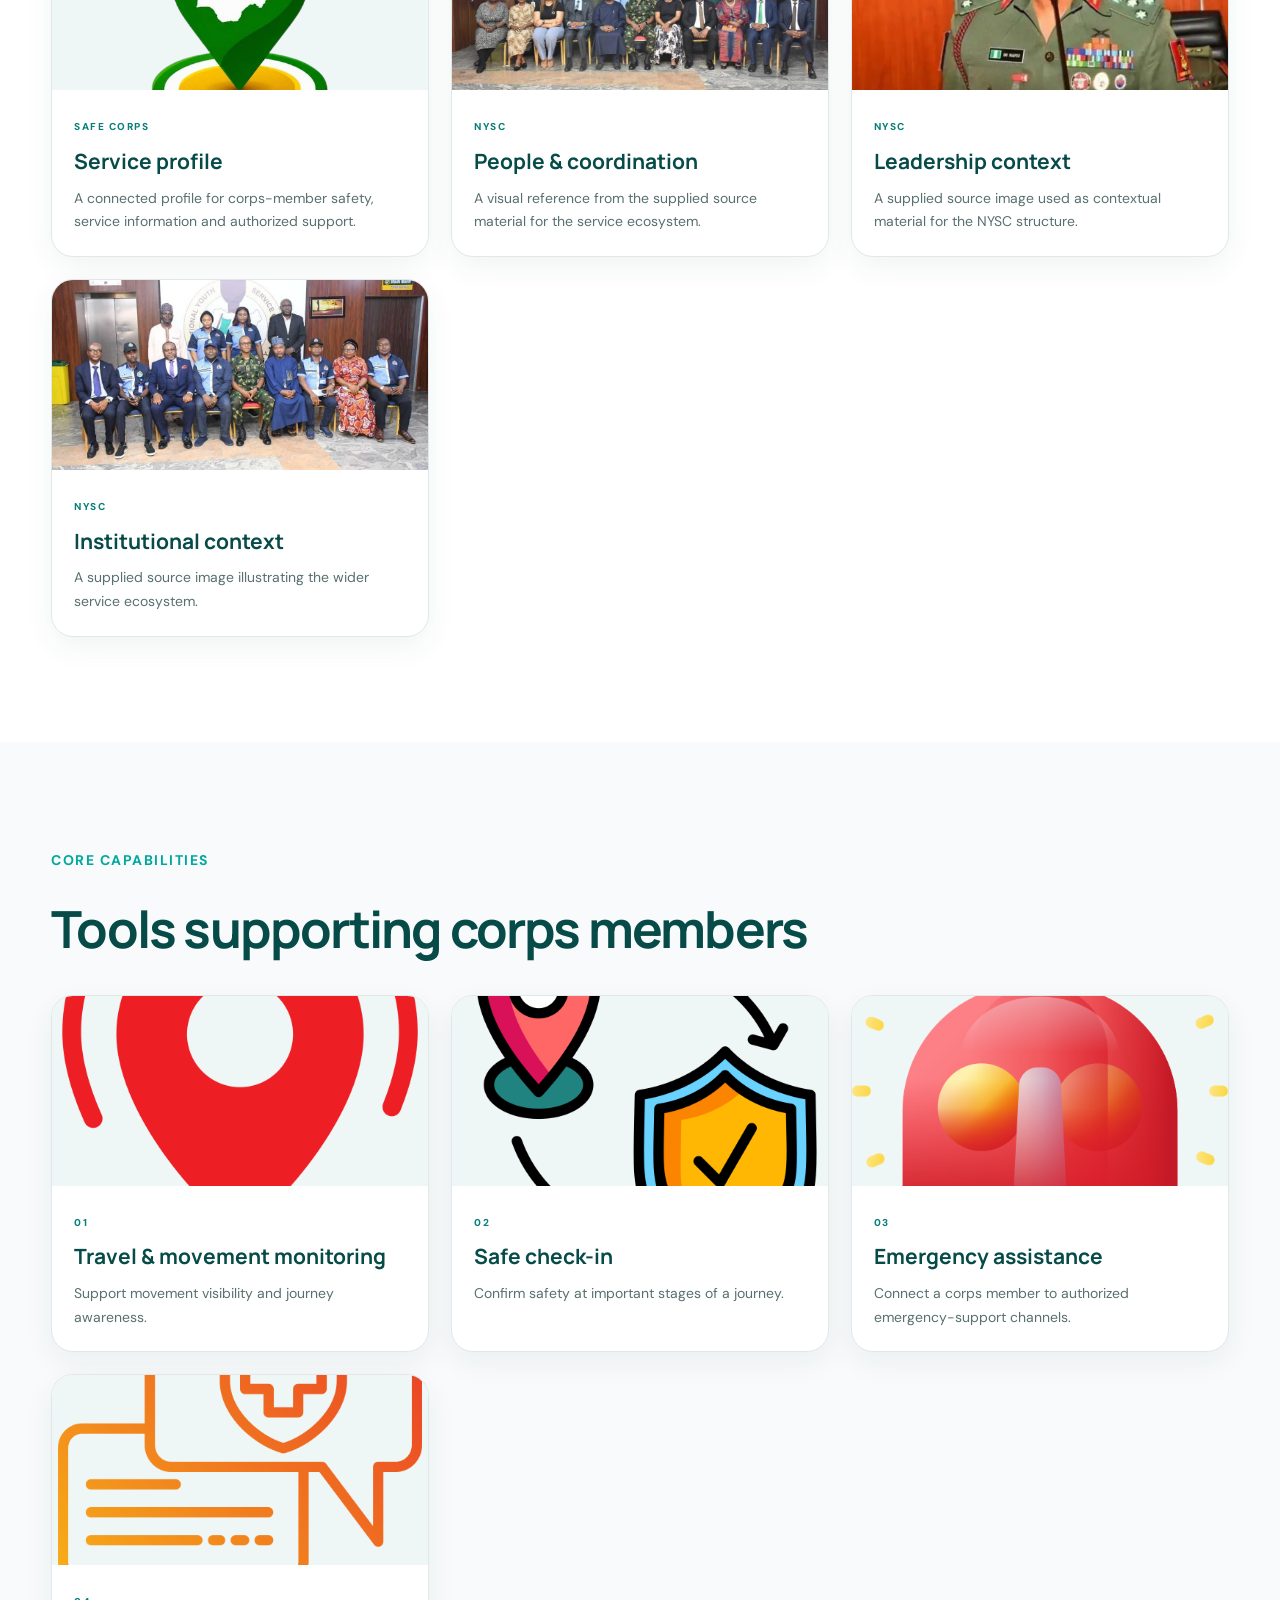
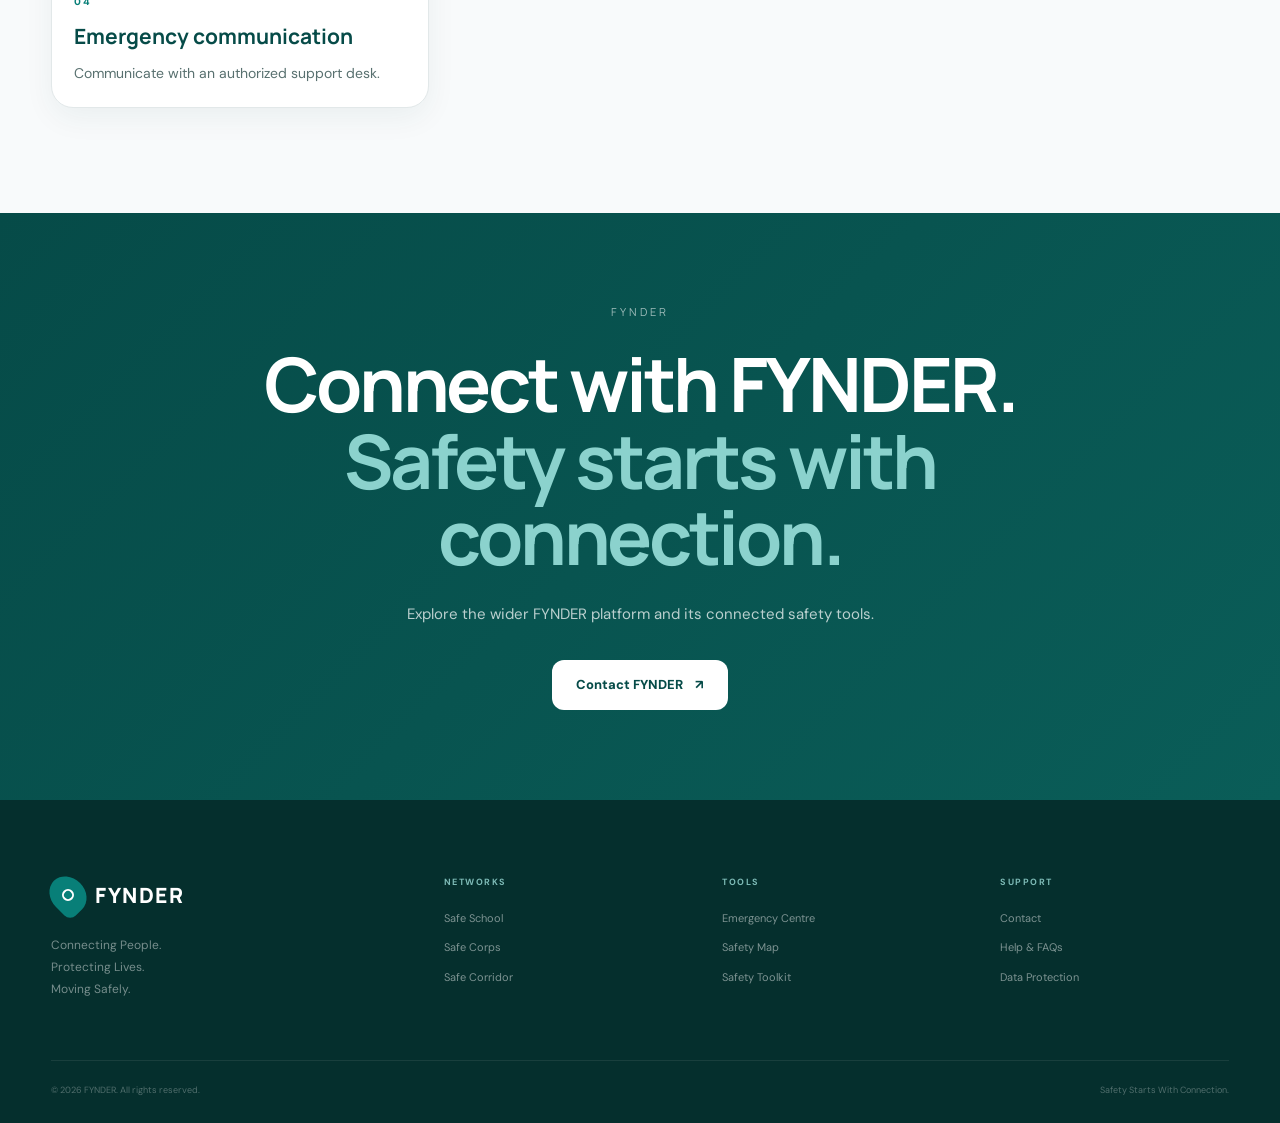
<file: safe-corps.html>
<!DOCTYPE html><html lang="en"><head><meta charset="UTF-8"><meta name="viewport" content="width=device-width, initial-scale=1.0"><title>Safe Corps — FYNDER</title><link rel="preconnect" href="https://fonts.googleapis.com"><link rel="preconnect" href="https://fonts.gstatic.com" crossorigin><link href="https://fonts.googleapis.com/css2?family=DM+Sans:wght@400;500;600;700&family=Manrope:wght@600;700;800&display=swap" rel="stylesheet"><link rel="stylesheet" href="styles.css"></head><body>
<header class="header"><div class="container nav-container"><a href="index.html" class="logo"><span class="logo-mark"><span></span></span><span class="logo-text">FYNDER</span></a><nav class="nav"><a href="index.html">Home</a><a href="index.html#about">About FYNDER</a><a href="index.html#services">Services</a><a href="index.html#tools">Safety Tools</a><a href="contact.html">Contact</a></nav><a href="contact.html" class="nav-button">Get Started <span>↗</span></a><button class="menu-button" aria-label="Open menu"><span></span><span></span><span></span></button></div></header>
<main><section class="detail-hero"><div class="container detail-hero-grid"><div><div class="eyebrow">SAFE CORPS</div><h1>Supporting corps members throughout their service journey.</h1><p>A connected safety model for NYSC corps members, with movement awareness, safe check-ins, emergency assistance and communication.</p><div class="hero-buttons"><a class="button button-primary" href="contact.html">Talk to FYNDER <span>→</span></a><a class="button button-secondary" href="index.html#services">All Networks</a></div></div><div class="detail-hero-image"><img src="images/safe-corps-group-2.jpeg" alt="Safe Corps"></div></div></section><section class="detail-section"><div class="container detail-grid"><div><div class="section-label"><span></span>NYSC STRUCTURE</div><h2>Connected support across the service journey.</h2></div><div class="detail-copy"><p>The supplied document describes the NYSC administrative hierarchy as National Governing Board → Director-General → National Headquarters Directors → Area Office Directors → State Coordinators → Zonal Inspectors → Local Government Inspectors → Corps Members.</p><p>It also identifies the six Area Offices as North Central (Minna), North East (Bauchi), North West (Kaduna), South East (Enugu), South South (Asaba) and South West (Osogbo).</p></div></div></section><section class="detail-section detail-cards-section"><div class="container"><div class="section-heading"><div class="section-label"><span></span>SAFE CORPS VISUALS</div><h2>The service network in context</h2></div><div class="detail-cards"><a class="detail-card" href="safe-corps.html"><div class="detail-card-image"><img src="images/safecorps.png" alt=""></div><div><span>SAFE CORPS</span><h3>Service profile</h3><p>A connected profile for corps-member safety, service information and authorized support.</p></div></a><a class="detail-card" href="safe-corps.html"><div class="detail-card-image"><img src="images/safe-corps-group-1.jpeg" alt=""></div><div><span>NYSC</span><h3>People & coordination</h3><p>A visual reference from the supplied source material for the service ecosystem.</p></div></a><a class="detail-card" href="safe-corps.html"><div class="detail-card-image"><img src="images/safe-corps-official.jpeg" alt=""></div><div><span>NYSC</span><h3>Leadership context</h3><p>A supplied source image used as contextual material for the NYSC structure.</p></div></a><a class="detail-card" href="safe-corps.html"><div class="detail-card-image"><img src="images/safe-corps-group-2.jpeg" alt=""></div><div><span>NYSC</span><h3>Institutional context</h3><p>A supplied source image illustrating the wider service ecosystem.</p></div></a></div></div></section><section class="detail-section detail-cards-section"><div class="container"><div class="section-heading"><div class="section-label"><span></span>CORE CAPABILITIES</div><h2>Tools supporting corps members</h2></div><div class="detail-cards"><a class="detail-card" href="safe-corridor.html"><div class="detail-card-image"><img src="images/live-location.png" alt=""></div><div><span>01</span><h3>Travel & movement monitoring</h3><p>Support movement visibility and journey awareness.</p></div></a><a class="detail-card" href="safe-corps.html"><div class="detail-card-image"><img src="images/routes.png" alt=""></div><div><span>02</span><h3>Safe check-in</h3><p>Confirm safety at important stages of a journey.</p></div></a><a class="detail-card" href="emergency-centre.html"><div class="detail-card-image"><img src="images/sos.png" alt=""></div><div><span>03</span><h3>Emergency assistance</h3><p>Connect a corps member to authorized emergency-support channels.</p></div></a><a class="detail-card" href="emergency-centre.html"><div class="detail-card-image"><img src="images/communication.png" alt=""></div><div><span>04</span><h3>Emergency communication</h3><p>Communicate with an authorized support desk.</p></div></a></div></div></section><section class="detail-cta"><div class="container"><div class="cta-content"><div class="cta-label">FYNDER</div><h2>Connect with FYNDER. <span>Safety starts with connection.</span></h2><p>Explore the wider FYNDER platform and its connected safety tools.</p><a href="contact.html" class="cta-button">Contact FYNDER <span>↗</span></a></div></div></section></main>
<footer class="footer"><div class="container"><div class="footer-top"><div class="footer-brand"><a href="index.html" class="logo footer-logo"><span class="logo-mark"><span></span></span><span class="logo-text">FYNDER</span></a><p>Connecting People.<br>Protecting Lives.<br>Moving Safely.</p></div><div class="footer-column"><h4>NETWORKS</h4><a href="safe-school.html">Safe School</a><a href="safe-corps.html">Safe Corps</a><a href="safe-corridor.html">Safe Corridor</a></div><div class="footer-column"><h4>TOOLS</h4><a href="emergency-centre.html">Emergency Centre</a><a href="safe-corridor.html">Safety Map</a><a href="index.html#tools">Safety Toolkit</a></div><div class="footer-column"><h4>SUPPORT</h4><a href="contact.html">Contact</a><a href="contact.html">Help & FAQs</a><a href="contact.html">Data Protection</a></div></div><div class="footer-bottom"><span>© 2026 FYNDER. All rights reserved.</span><span>Safety Starts With Connection.</span></div></div></footer>
<script>const m=document.querySelector(".menu-button"),n=document.querySelector(".nav");m?.addEventListener("click",()=>n.classList.toggle("nav-open"));document.querySelectorAll(".nav a").forEach(x=>x.addEventListener("click",()=>n.classList.remove("nav-open")));</script></body></html>
</file>
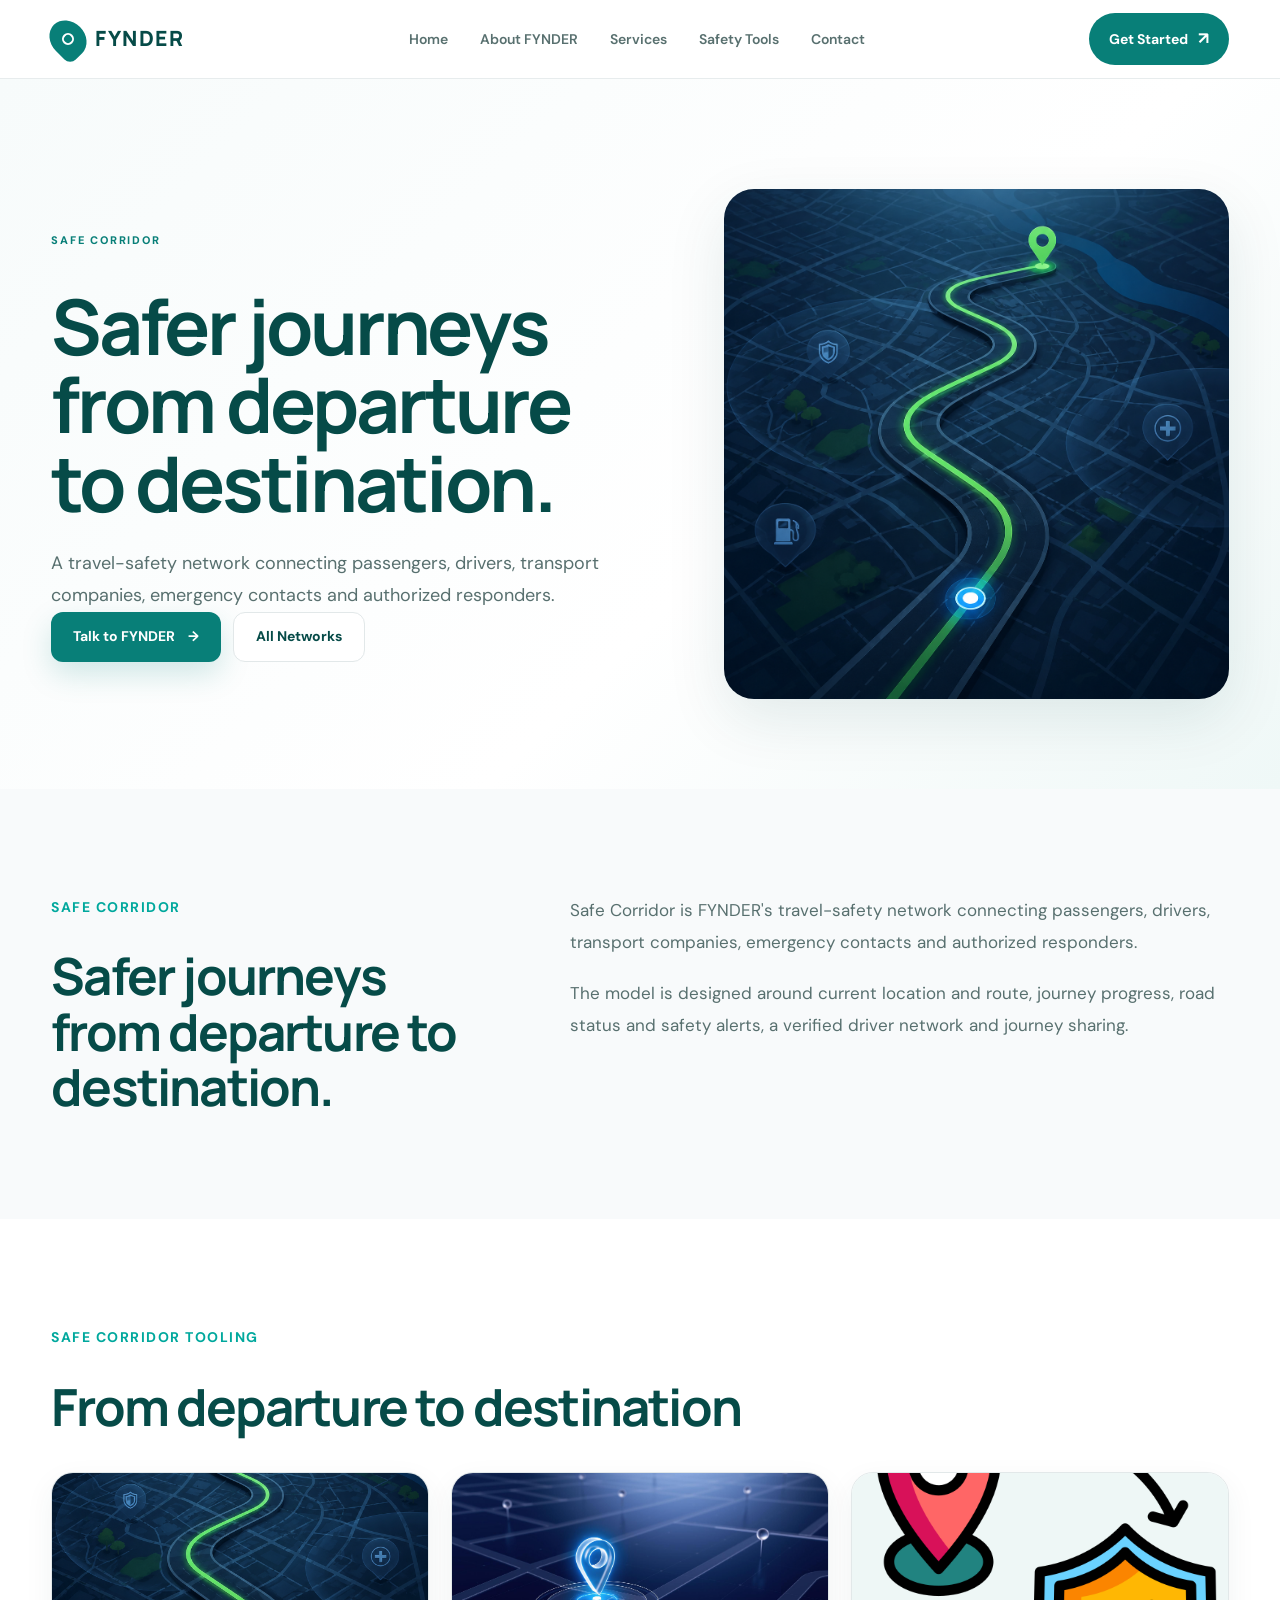
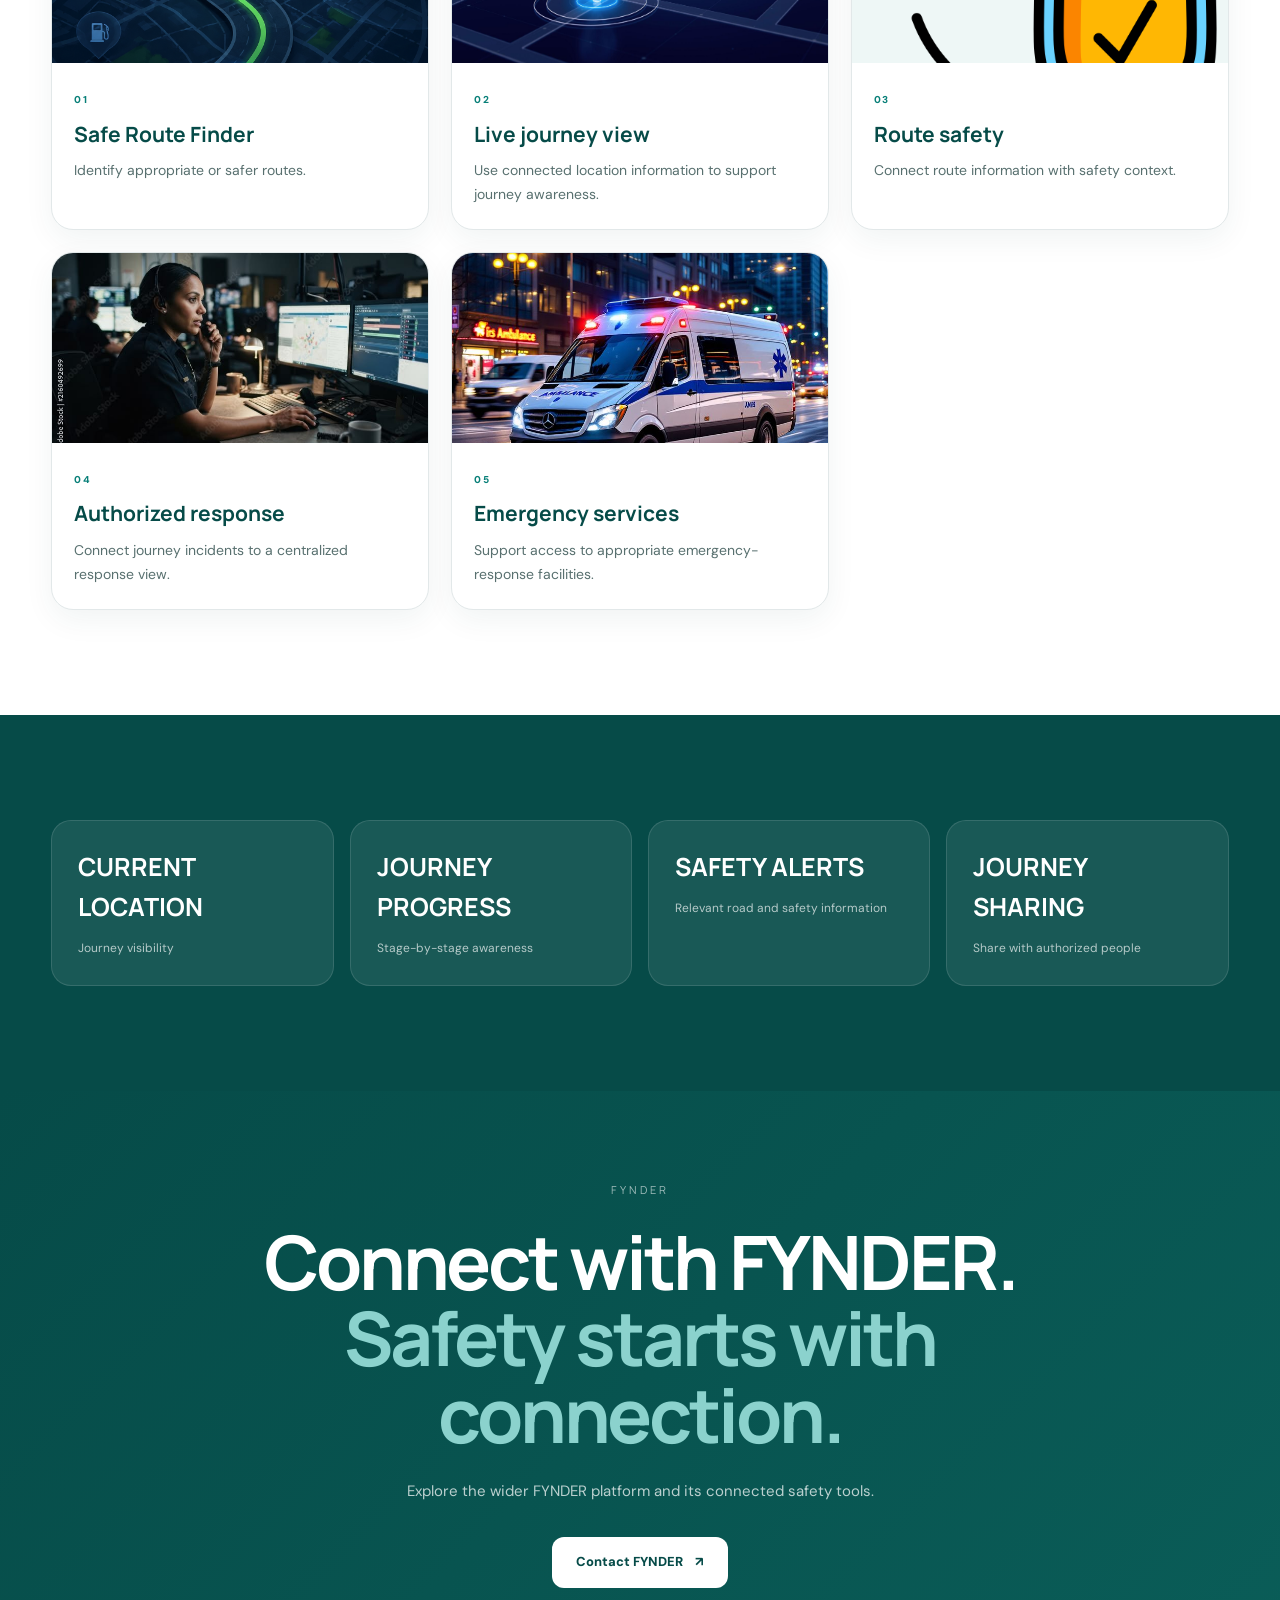
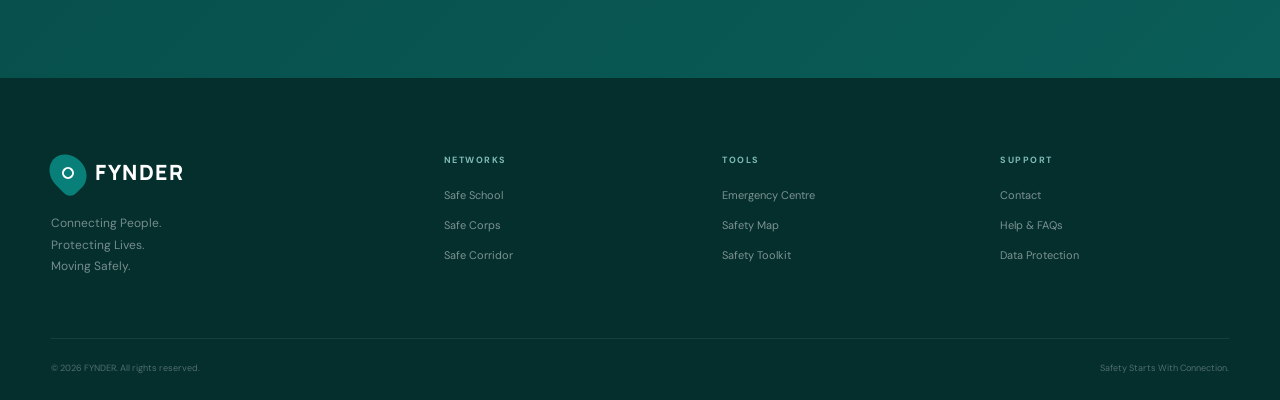
<file: safe-corridor.html>
<!DOCTYPE html><html lang="en"><head><meta charset="UTF-8"><meta name="viewport" content="width=device-width, initial-scale=1.0"><title>Safe Corridor — FYNDER</title><link rel="preconnect" href="https://fonts.googleapis.com"><link rel="preconnect" href="https://fonts.gstatic.com" crossorigin><link href="https://fonts.googleapis.com/css2?family=DM+Sans:wght@400;500;600;700&family=Manrope:wght@600;700;800&display=swap" rel="stylesheet"><link rel="stylesheet" href="styles.css"></head><body>
<header class="header"><div class="container nav-container"><a href="index.html" class="logo"><span class="logo-mark"><span></span></span><span class="logo-text">FYNDER</span></a><nav class="nav"><a href="index.html">Home</a><a href="index.html#about">About FYNDER</a><a href="index.html#services">Services</a><a href="index.html#tools">Safety Tools</a><a href="contact.html">Contact</a></nav><a href="contact.html" class="nav-button">Get Started <span>↗</span></a><button class="menu-button" aria-label="Open menu"><span></span><span></span><span></span></button></div></header>
<main><section class="detail-hero"><div class="container detail-hero-grid"><div><div class="eyebrow">SAFE CORRIDOR</div><h1>Safer journeys from departure to destination.</h1><p>A travel-safety network connecting passengers, drivers, transport companies, emergency contacts and authorized responders.</p><div class="hero-buttons"><a class="button button-primary" href="contact.html">Talk to FYNDER <span>→</span></a><a class="button button-secondary" href="index.html#services">All Networks</a></div></div><div class="detail-hero-image"><img src="images/safe route finder.png" alt="Safe Corridor"></div></div></section><section class="detail-section"><div class="container detail-grid"><div><div class="section-label"><span></span>SAFE CORRIDOR</div><h2>Safer journeys from departure to destination.</h2></div><div class="detail-copy"><p>Safe Corridor is FYNDER's travel-safety network connecting passengers, drivers, transport companies, emergency contacts and authorized responders.</p><p>The model is designed around current location and route, journey progress, road status and safety alerts, a verified driver network and journey sharing.</p></div></div></section><section class="detail-section detail-cards-section"><div class="container"><div class="section-heading"><div class="section-label"><span></span>SAFE CORRIDOR TOOLING</div><h2>From departure to destination</h2></div><div class="detail-cards"><a class="detail-card" href="safe-corridor.html"><div class="detail-card-image"><img src="images/safe route finder.png" alt=""></div><div><span>01</span><h3>Safe Route Finder</h3><p>Identify appropriate or safer routes.</p></div></a><a class="detail-card" href="safe-corridor.html"><div class="detail-card-image"><img src="images/live location 2.jpeg" alt=""></div><div><span>02</span><h3>Live journey view</h3><p>Use connected location information to support journey awareness.</p></div></a><a class="detail-card" href="safe-corridor.html"><div class="detail-card-image"><img src="images/routes.png" alt=""></div><div><span>03</span><h3>Route safety</h3><p>Connect route information with safety context.</p></div></a><a class="detail-card" href="emergency-centre.html"><div class="detail-card-image"><img src="images/dispatcher.jpg" alt=""></div><div><span>04</span><h3>Authorized response</h3><p>Connect journey incidents to a centralized response view.</p></div></a><a class="detail-card" href="emergency-centre.html"><div class="detail-card-image"><img src="images/ambulance.jpg" alt=""></div><div><span>05</span><h3>Emergency services</h3><p>Support access to appropriate emergency-response facilities.</p></div></a></div></div></section><section class="detail-section stats-section"><div class="container"><div class="stats-grid"><div class="stat-card"><strong>CURRENT LOCATION</strong><span>Journey visibility</span></div><div class="stat-card"><strong>JOURNEY PROGRESS</strong><span>Stage-by-stage awareness</span></div><div class="stat-card"><strong>SAFETY ALERTS</strong><span>Relevant road and safety information</span></div><div class="stat-card"><strong>JOURNEY SHARING</strong><span>Share with authorized people</span></div></div></div></section><section class="detail-cta"><div class="container"><div class="cta-content"><div class="cta-label">FYNDER</div><h2>Connect with FYNDER. <span>Safety starts with connection.</span></h2><p>Explore the wider FYNDER platform and its connected safety tools.</p><a href="contact.html" class="cta-button">Contact FYNDER <span>↗</span></a></div></div></section></main>
<footer class="footer"><div class="container"><div class="footer-top"><div class="footer-brand"><a href="index.html" class="logo footer-logo"><span class="logo-mark"><span></span></span><span class="logo-text">FYNDER</span></a><p>Connecting People.<br>Protecting Lives.<br>Moving Safely.</p></div><div class="footer-column"><h4>NETWORKS</h4><a href="safe-school.html">Safe School</a><a href="safe-corps.html">Safe Corps</a><a href="safe-corridor.html">Safe Corridor</a></div><div class="footer-column"><h4>TOOLS</h4><a href="emergency-centre.html">Emergency Centre</a><a href="safe-corridor.html">Safety Map</a><a href="index.html#tools">Safety Toolkit</a></div><div class="footer-column"><h4>SUPPORT</h4><a href="contact.html">Contact</a><a href="contact.html">Help & FAQs</a><a href="contact.html">Data Protection</a></div></div><div class="footer-bottom"><span>© 2026 FYNDER. All rights reserved.</span><span>Safety Starts With Connection.</span></div></div></footer>
<script>const m=document.querySelector(".menu-button"),n=document.querySelector(".nav");m?.addEventListener("click",()=>n.classList.toggle("nav-open"));document.querySelectorAll(".nav a").forEach(x=>x.addEventListener("click",()=>n.classList.remove("nav-open")));</script></body></html>
</file>
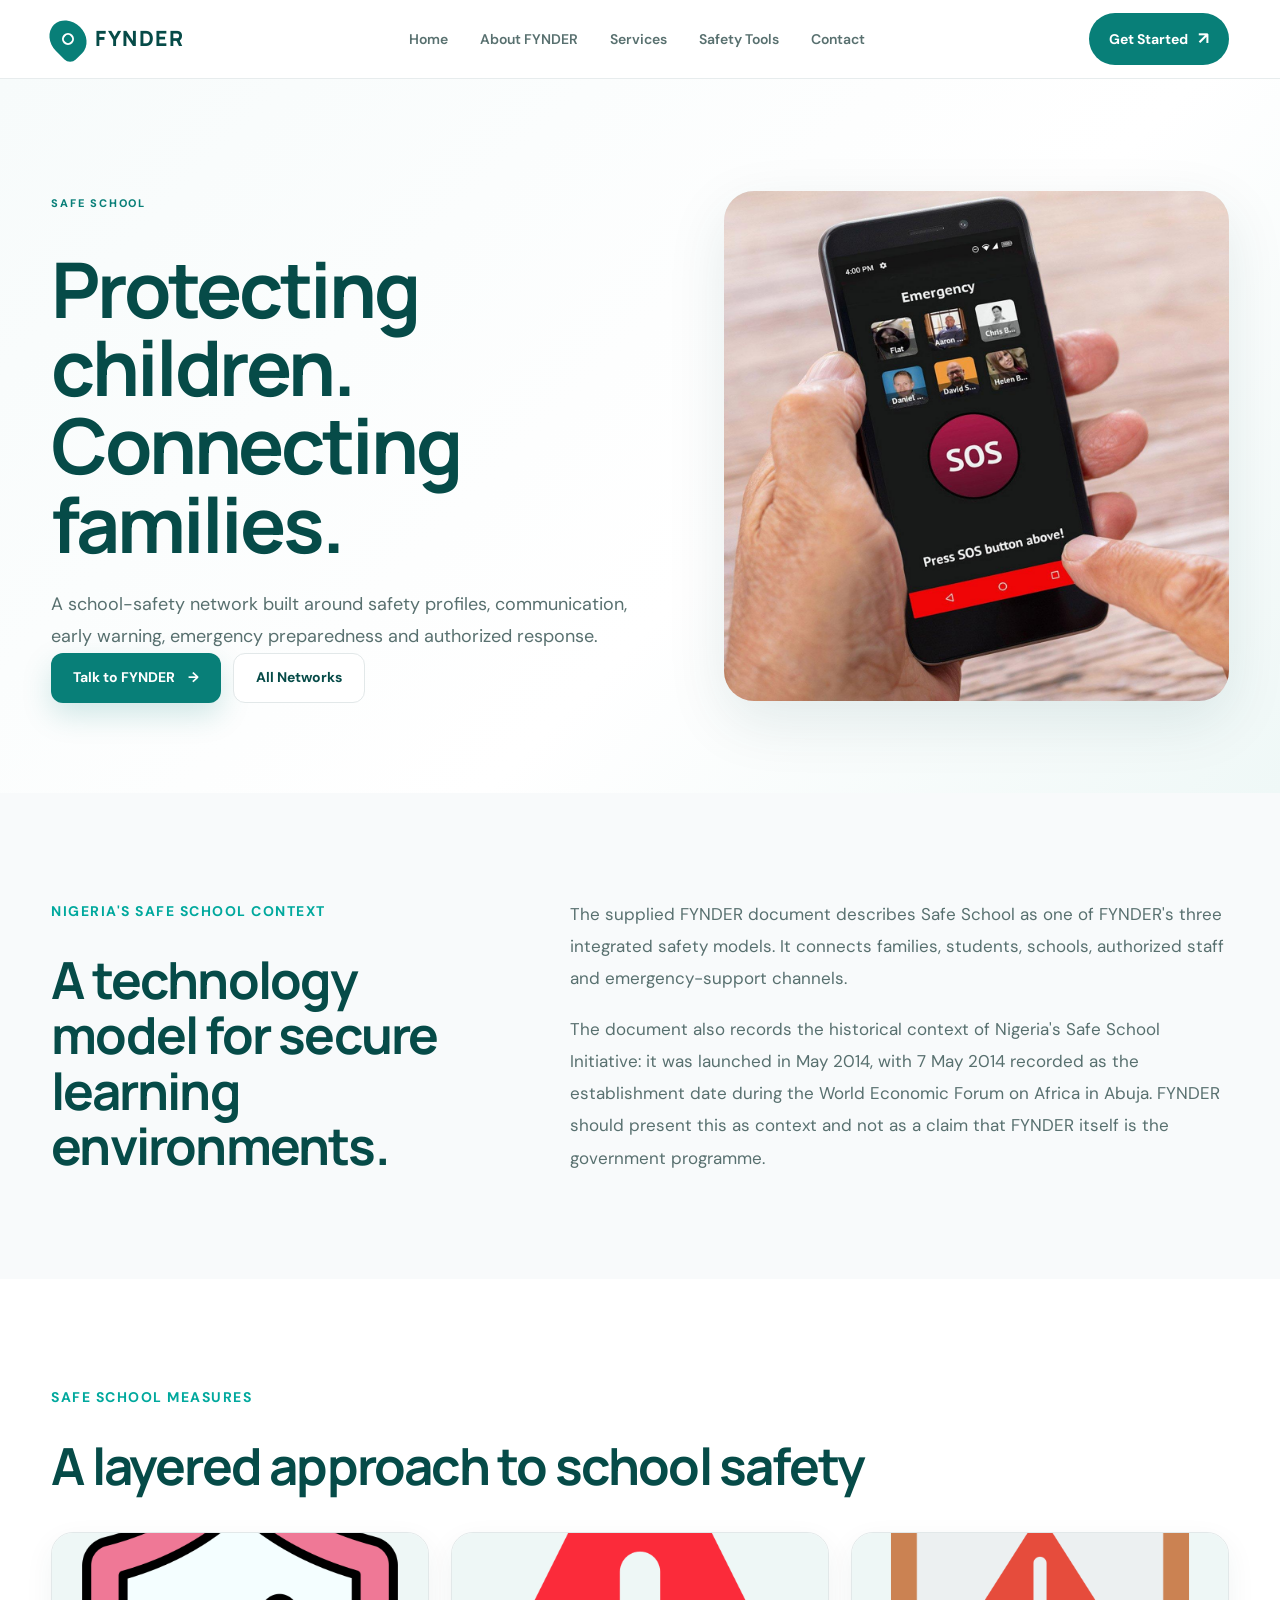
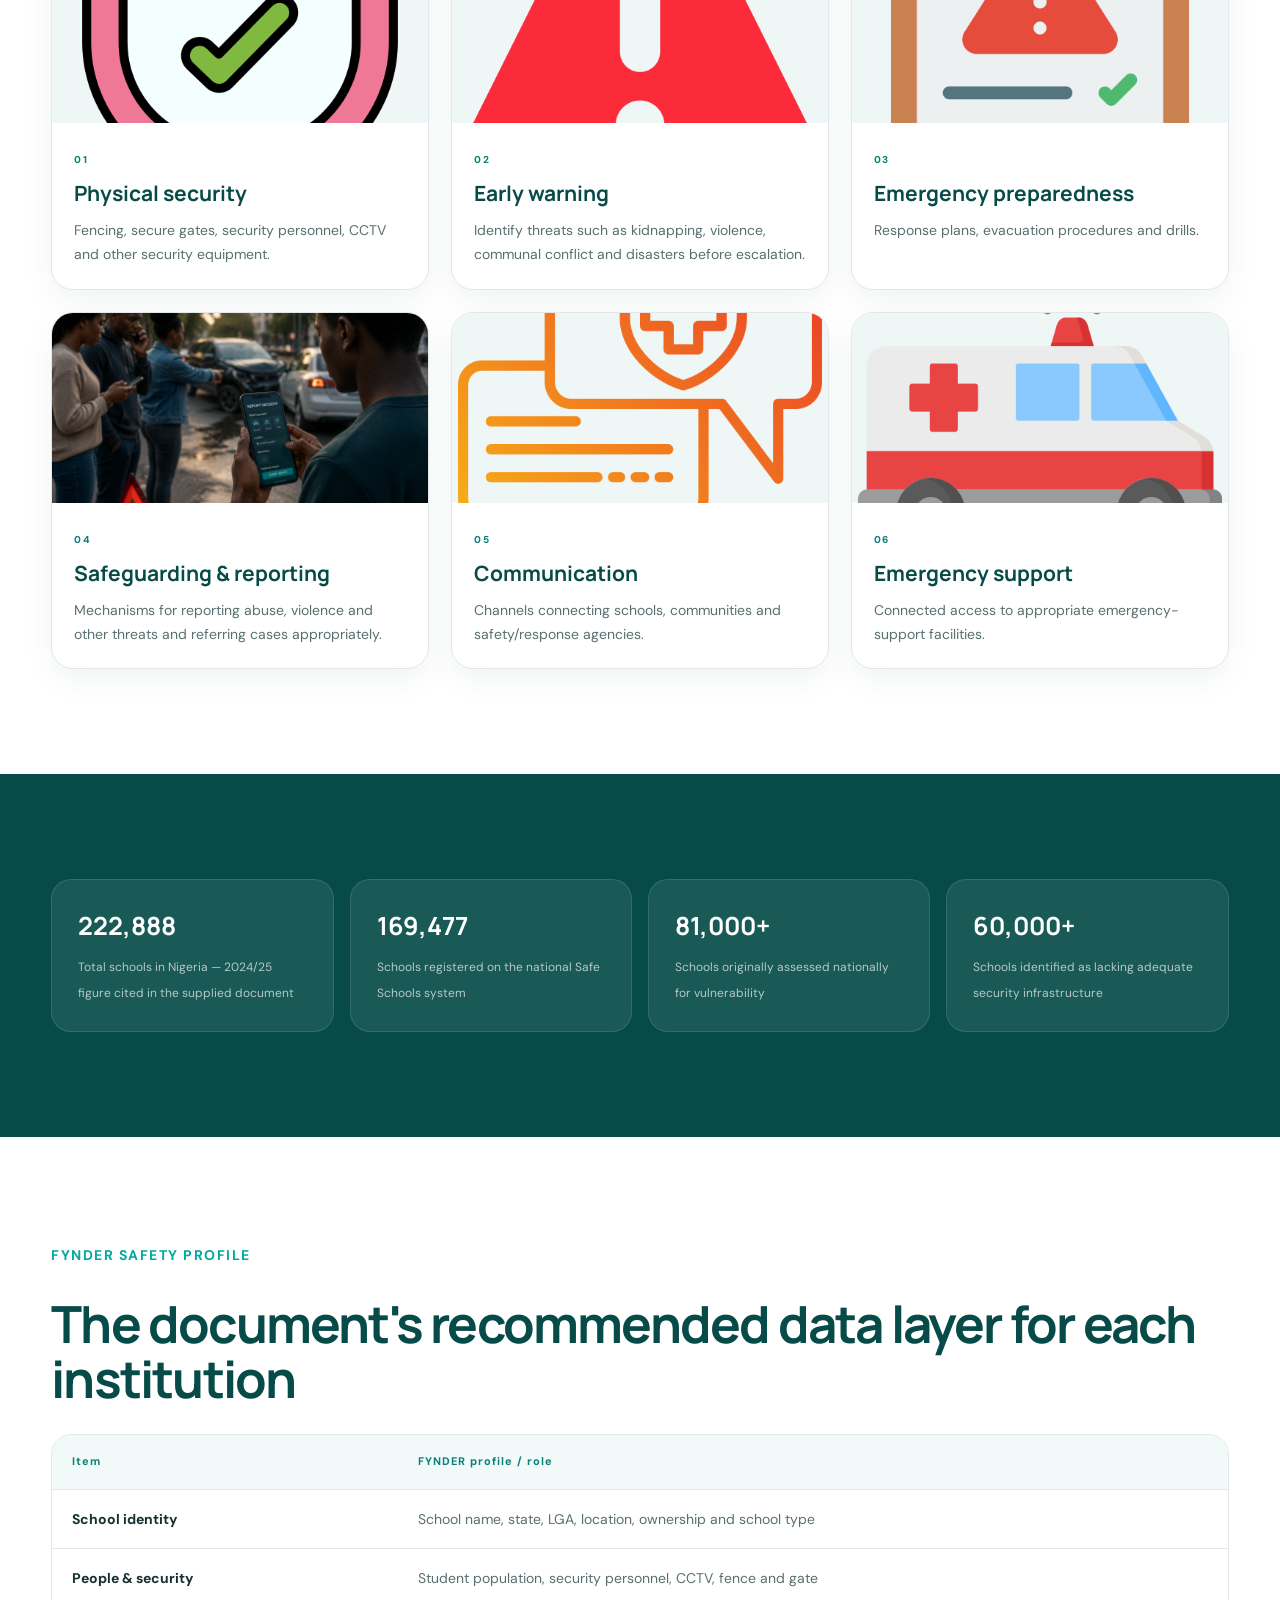
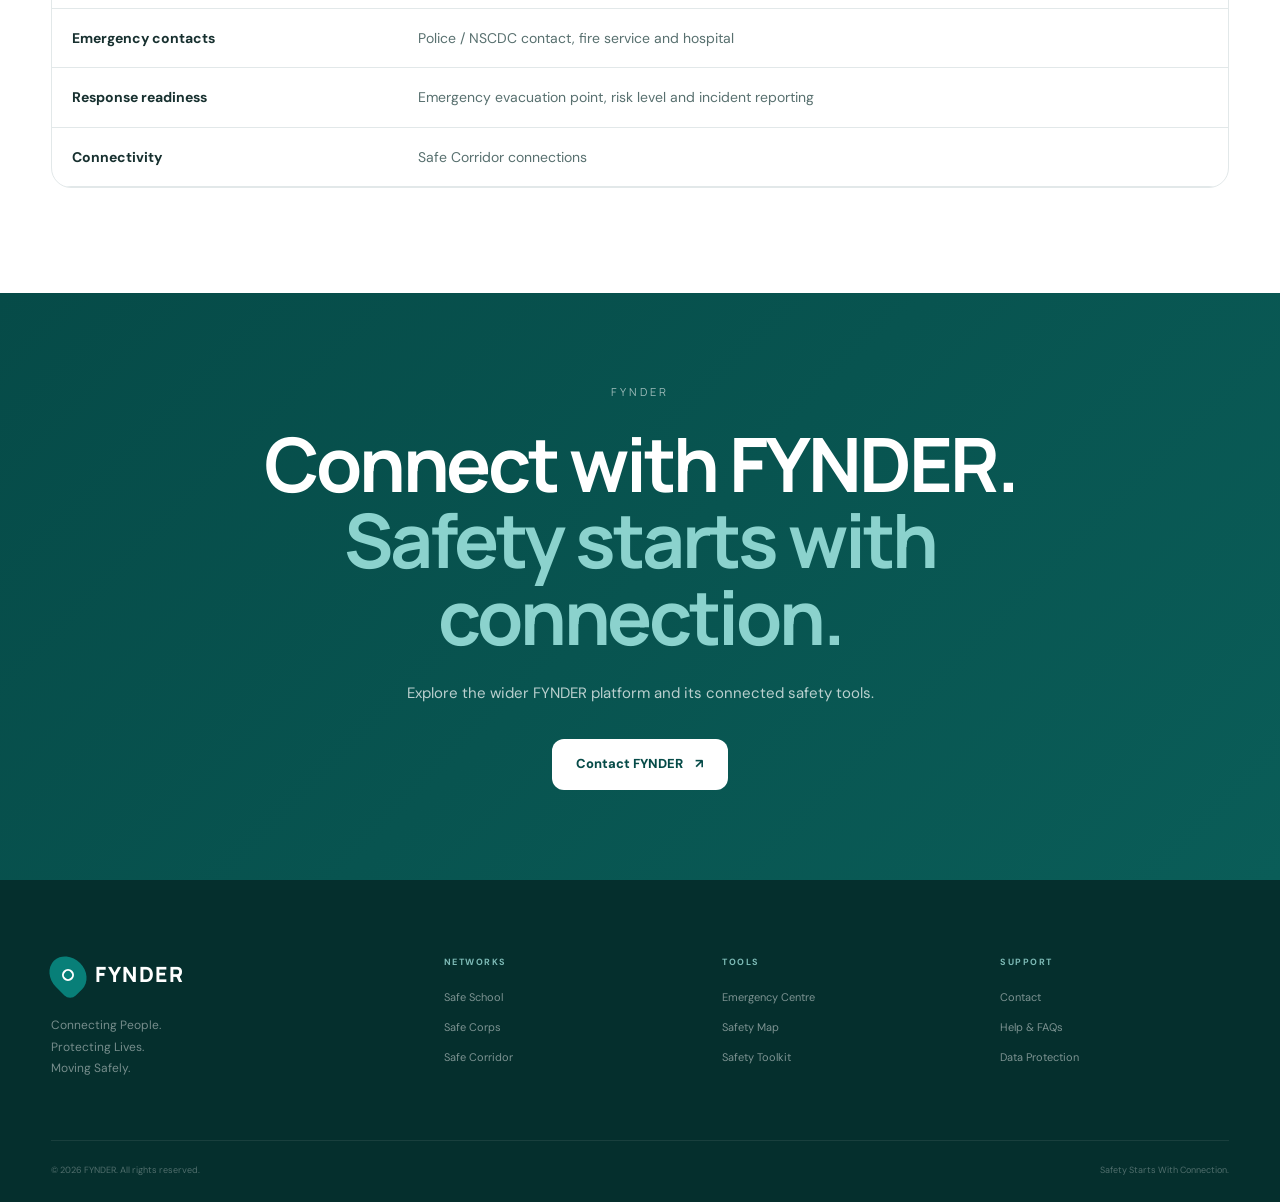
<file: safe-school.html>
<!DOCTYPE html><html lang="en"><head><meta charset="UTF-8"><meta name="viewport" content="width=device-width, initial-scale=1.0"><title>Safe School — FYNDER</title><link rel="preconnect" href="https://fonts.googleapis.com"><link rel="preconnect" href="https://fonts.gstatic.com" crossorigin><link href="https://fonts.googleapis.com/css2?family=DM+Sans:wght@400;500;600;700&family=Manrope:wght@600;700;800&display=swap" rel="stylesheet"><link rel="stylesheet" href="styles.css"></head><body>
<header class="header"><div class="container nav-container"><a href="index.html" class="logo"><span class="logo-mark"><span></span></span><span class="logo-text">FYNDER</span></a><nav class="nav"><a href="index.html">Home</a><a href="index.html#about">About FYNDER</a><a href="index.html#services">Services</a><a href="index.html#tools">Safety Tools</a><a href="contact.html">Contact</a></nav><a href="contact.html" class="nav-button">Get Started <span>↗</span></a><button class="menu-button" aria-label="Open menu"><span></span><span></span><span></span></button></div></header>
<main><section class="detail-hero"><div class="container detail-hero-grid"><div><div class="eyebrow">SAFE SCHOOL</div><h1>Protecting children. Connecting families.</h1><p>A school-safety network built around safety profiles, communication, early warning, emergency preparedness and authorized response.</p><div class="hero-buttons"><a class="button button-primary" href="contact.html">Talk to FYNDER <span>→</span></a><a class="button button-secondary" href="index.html#services">All Networks</a></div></div><div class="detail-hero-image"><img src="images/sos image 1.jpeg" alt="Safe School"></div></div></section><section class="detail-section"><div class="container detail-grid"><div><div class="section-label"><span></span>NIGERIA&#x27;S SAFE SCHOOL CONTEXT</div><h2>A technology model for secure learning environments.</h2></div><div class="detail-copy"><p>The supplied FYNDER document describes Safe School as one of FYNDER's three integrated safety models. It connects families, students, schools, authorized staff and emergency-support channels.</p><p>The document also records the historical context of Nigeria's Safe School Initiative: it was launched in May 2014, with 7 May 2014 recorded as the establishment date during the World Economic Forum on Africa in Abuja. FYNDER should present this as context and not as a claim that FYNDER itself is the government programme.</p></div></div></section><section class="detail-section detail-cards-section"><div class="container"><div class="section-heading"><div class="section-label"><span></span>SAFE SCHOOL MEASURES</div><h2>A layered approach to school safety</h2></div><div class="detail-cards"><a class="detail-card" href="safe-school.html"><div class="detail-card-image"><img src="images/safety.png" alt=""></div><div><span>01</span><h3>Physical security</h3><p>Fencing, secure gates, security personnel, CCTV and other security equipment.</p></div></a><a class="detail-card" href="safe-school.html"><div class="detail-card-image"><img src="images/warning.png" alt=""></div><div><span>02</span><h3>Early warning</h3><p>Identify threats such as kidnapping, violence, communal conflict and disasters before escalation.</p></div></a><a class="detail-card" href="safe-school.html"><div class="detail-card-image"><img src="images/clipboard.png" alt=""></div><div><span>03</span><h3>Emergency preparedness</h3><p>Response plans, evacuation procedures and drills.</p></div></a><a class="detail-card" href="emergency-centre.html"><div class="detail-card-image"><img src="images/incident reporting 2.png" alt=""></div><div><span>04</span><h3>Safeguarding & reporting</h3><p>Mechanisms for reporting abuse, violence and other threats and referring cases appropriately.</p></div></a><a class="detail-card" href="emergency-centre.html"><div class="detail-card-image"><img src="images/communication.png" alt=""></div><div><span>05</span><h3>Communication</h3><p>Channels connecting schools, communities and safety/response agencies.</p></div></a><a class="detail-card" href="emergency-centre.html"><div class="detail-card-image"><img src="images/ambulance(1).png" alt=""></div><div><span>06</span><h3>Emergency support</h3><p>Connected access to appropriate emergency-support facilities.</p></div></a></div></div></section><section class="detail-section stats-section"><div class="container"><div class="stats-grid"><div class="stat-card"><strong>222,888</strong><span>Total schools in Nigeria — 2024/25 figure cited in the supplied document</span></div><div class="stat-card"><strong>169,477</strong><span>Schools registered on the national Safe Schools system</span></div><div class="stat-card"><strong>81,000+</strong><span>Schools originally assessed nationally for vulnerability</span></div><div class="stat-card"><strong>60,000+</strong><span>Schools identified as lacking adequate security infrastructure</span></div></div></div></section><section class="detail-section"><div class="container"><div class="section-label"><span></span>FYNDER SAFETY PROFILE</div><h2>The document's recommended data layer for each institution</h2><div class="data-table-wrap"><table><thead><tr><th>Item</th><th>FYNDER profile / role</th></tr></thead><tbody><tr><td>School identity</td><td>School name, state, LGA, location, ownership and school type</td></tr><tr><td>People &amp; security</td><td>Student population, security personnel, CCTV, fence and gate</td></tr><tr><td>Emergency contacts</td><td>Police / NSCDC contact, fire service and hospital</td></tr><tr><td>Response readiness</td><td>Emergency evacuation point, risk level and incident reporting</td></tr><tr><td>Connectivity</td><td>Safe Corridor connections</td></tr></tbody></table></div></div></section><section class="detail-cta"><div class="container"><div class="cta-content"><div class="cta-label">FYNDER</div><h2>Connect with FYNDER. <span>Safety starts with connection.</span></h2><p>Explore the wider FYNDER platform and its connected safety tools.</p><a href="contact.html" class="cta-button">Contact FYNDER <span>↗</span></a></div></div></section></main>
<footer class="footer"><div class="container"><div class="footer-top"><div class="footer-brand"><a href="index.html" class="logo footer-logo"><span class="logo-mark"><span></span></span><span class="logo-text">FYNDER</span></a><p>Connecting People.<br>Protecting Lives.<br>Moving Safely.</p></div><div class="footer-column"><h4>NETWORKS</h4><a href="safe-school.html">Safe School</a><a href="safe-corps.html">Safe Corps</a><a href="safe-corridor.html">Safe Corridor</a></div><div class="footer-column"><h4>TOOLS</h4><a href="emergency-centre.html">Emergency Centre</a><a href="safe-corridor.html">Safety Map</a><a href="index.html#tools">Safety Toolkit</a></div><div class="footer-column"><h4>SUPPORT</h4><a href="contact.html">Contact</a><a href="contact.html">Help & FAQs</a><a href="contact.html">Data Protection</a></div></div><div class="footer-bottom"><span>© 2026 FYNDER. All rights reserved.</span><span>Safety Starts With Connection.</span></div></div></footer>
<script>const m=document.querySelector(".menu-button"),n=document.querySelector(".nav");m?.addEventListener("click",()=>n.classList.toggle("nav-open"));document.querySelectorAll(".nav a").forEach(x=>x.addEventListener("click",()=>n.classList.remove("nav-open")));</script></body></html>
</file>
<file: styles.css>
/* =========================================================
   FYNDER — MODERN SAFETY WEBSITE
   Color direction: Teal / White / Soft Grey
   ========================================================= */


/* =========================
   ROOT
   ========================= */

:root {
    --teal: #087f78;
    --teal-dark: #05635e;
    --teal-deep: #064b48;
    --teal-light: #e8f6f4;
    --teal-soft: #f1faf9;

    --white: #ffffff;
    --grey-50: #f8fafb;
    --grey-100: #f1f4f5;
    --grey-200: #e2e8e9;
    --grey-300: #d1dbdc;

    --text: #17302f;
    --text-soft: #58706f;
    --text-light: #819190;

    --dark: #092322;

    --danger: #d85b5b;

    --radius-sm: 10px;
    --radius-md: 18px;
    --radius-lg: 28px;

    --shadow-sm: 0 10px 30px rgba(5, 68, 65, 0.06);
    --shadow-md: 0 20px 60px rgba(5, 68, 65, 0.10);

    --container: 1180px;
}


/* =========================
   RESET
   ========================= */

* {
    margin: 0;
    padding: 0;
    box-sizing: border-box;
}

html {
    scroll-behavior: smooth;
}

body {
    font-family: "DM Sans", sans-serif;
    color: var(--text);
    background: var(--white);
    line-height: 1.6;
    overflow-x: hidden;
}

a {
    color: inherit;
    text-decoration: none;
}

button {
    font: inherit;
}

img {
    max-width: 100%;
    display: block;
}

.container {
    width: min(92%, var(--container));
    margin: 0 auto;
}

.section-padding {
    padding: 120px 0;
}


/* =========================
   HEADER
   ========================= */

.header {
    position: sticky;
    top: 0;
    z-index: 1000;
    background: rgba(255, 255, 255, 0.94);
    backdrop-filter: blur(18px);
    border-bottom: 1px solid rgba(226, 232, 233, 0.8);
}

.nav-container {
    height: 78px;
    display: flex;
    align-items: center;
    justify-content: space-between;
    gap: 30px;
}


/* LOGO */

.logo {
    display: inline-flex;
    align-items: center;
    gap: 10px;
}

.logo-mark {
    width: 34px;
    height: 40px;
    background: var(--teal);
    border-radius: 50% 50% 50% 8px;
    transform: rotate(-45deg);
    display: grid;
    place-items: center;
    position: relative;
}

.logo-mark span {
    width: 12px;
    height: 12px;
    border: 2px solid white;
    border-radius: 50%;
}

.logo-text {
    font-family: "Manrope", sans-serif;
    font-size: 21px;
    font-weight: 800;
    letter-spacing: 1.5px;
    color: var(--teal-deep);
}


/* NAVIGATION */

.nav {
    display: flex;
    align-items: center;
    gap: 32px;
}

.nav a {
    color: var(--text-soft);
    font-size: 14px;
    font-weight: 600;
    position: relative;
    transition: 0.25s ease;
}

.nav a:hover,
.nav a.active {
    color: var(--teal);
}

.nav a.active::after {
    content: "";
    position: absolute;
    width: 5px;
    height: 5px;
    border-radius: 50%;
    background: var(--teal);
    bottom: -10px;
    left: 50%;
    transform: translateX(-50%);
}


/* NAV BUTTON */

.nav-button {
    display: flex;
    align-items: center;
    gap: 10px;
    padding: 12px 20px;
    border-radius: 50px;
    color: white;
    background: var(--teal);
    font-size: 14px;
    font-weight: 700;
    transition: 0.25s ease;
}

.nav-button:hover {
    background: var(--teal-dark);
    transform: translateY(-2px);
}

.nav-button span {
    font-size: 17px;
}


/* MOBILE BUTTON */

.menu-button {
    display: none;
    width: 42px;
    height: 42px;
    border: 1px solid var(--grey-200);
    border-radius: 10px;
    background: white;
    cursor: pointer;
    padding: 10px;
}

.menu-button span {
    display: block;
    width: 20px;
    height: 2px;
    background: var(--teal-deep);
    margin: 4px auto;
    transition: 0.25s ease;
}


/* =========================
   HERO
   ========================= */

.hero {
    position: relative;
    min-height: 700px;
    display: flex;
    align-items: center;
    overflow: hidden;
    background:
        linear-gradient(
            135deg,
            #f7fbfb 0%,
            #ffffff 58%,
            #eff8f7 100%
        );
}

.hero-glow {
    position: absolute;
    border-radius: 50%;
    filter: blur(5px);
    pointer-events: none;
}

.hero-glow-one {
    width: 420px;
    height: 420px;
    background: rgba(8, 127, 120, 0.07);
    top: -180px;
    left: -100px;
}

.hero-glow-two {
    width: 350px;
    height: 350px;
    background: rgba(8, 127, 120, 0.06);
    bottom: -150px;
    right: -100px;
}

.hero-container {
    display: grid;
    grid-template-columns: 1fr 0.9fr;
    gap: 80px;
    align-items: center;
}

.hero-content {
    position: relative;
    z-index: 2;
}

.eyebrow {
    display: inline-flex;
    align-items: center;
    gap: 9px;
    color: var(--teal);
    font-size: 11px;
    letter-spacing: 1.8px;
    font-weight: 800;
    margin-bottom: 22px;
}

.status-dot {
    width: 8px;
    height: 8px;
    background: var(--teal);
    border-radius: 50%;
    box-shadow: 0 0 0 5px rgba(8, 127, 120, 0.1);
}

.hero h1 {
    font-family: "Manrope", sans-serif;
    font-size: clamp(52px, 6vw, 82px);
    line-height: 1.02;
    letter-spacing: -3.5px;
    font-weight: 800;
    color: var(--teal-deep);
    max-width: 650px;
}

.hero h1 span {
    display: block;
    color: var(--teal);
}

.hero-text {
    max-width: 590px;
    margin: 28px 0 34px;
    font-size: 17px;
    color: var(--text-soft);
    line-height: 1.8;
}

.hero-buttons {
    display: flex;
    gap: 12px;
    flex-wrap: wrap;
}

.button {
    display: inline-flex;
    align-items: center;
    justify-content: center;
    gap: 13px;
    min-height: 50px;
    padding: 0 22px;
    border-radius: 12px;
    font-size: 14px;
    font-weight: 700;
    transition: 0.25s ease;
}

.button-primary {
    color: white;
    background: var(--teal);
    box-shadow: 0 12px 30px rgba(8, 127, 120, 0.18);
}

.button-primary:hover {
    background: var(--teal-dark);
    transform: translateY(-2px);
}

.button-secondary {
    color: var(--teal-deep);
    background: white;
    border: 1px solid var(--grey-200);
}

.button-secondary:hover {
    border-color: var(--teal);
    color: var(--teal);
}

.hero-trust {
    display: flex;
    align-items: center;
    gap: 20px;
    margin-top: 48px;
}

.trust-item {
    display: flex;
    flex-direction: column;
}

.trust-item strong {
    font-family: "Manrope", sans-serif;
    font-size: 20px;
    color: var(--teal-deep);
}

.trust-item span {
    font-size: 11px;
    color: var(--text-light);
}

.trust-line {
    width: 1px;
    height: 35px;
    background: var(--grey-200);
}


/* =========================
   HERO VISUAL
   ========================= */

.hero-visual {
    position: relative;
    min-height: 510px;
    display: grid;
    place-items: center;
}

.visual-card {
    width: min(100%, 490px);
    background: rgba(255,255,255,.82);
    border: 1px solid rgba(255,255,255,.95);
    border-radius: 30px;
    box-shadow: var(--shadow-md);
    padding: 25px;
    position: relative;
    z-index: 2;
    backdrop-filter: blur(20px);
}

.visual-top,
.visual-bottom {
    display: flex;
    justify-content: space-between;
    align-items: center;
}

.small-label {
    font-size: 9px;
    color: var(--teal);
    font-weight: 800;
    letter-spacing: 1.5px;
}

.visual-top h3 {
    font-family: "Manrope", sans-serif;
    font-size: 18px;
    margin-top: 2px;
}

.live-pill {
    padding: 7px 11px;
    border-radius: 50px;
    background: var(--teal-light);
    color: var(--teal);
    font-size: 10px;
    font-weight: 700;
}

.live-pill span {
    display: inline-block;
    width: 6px;
    height: 6px;
    background: var(--teal);
    border-radius: 50%;
    margin-right: 5px;
}

.radar {
    height: 360px;
    position: relative;
    overflow: hidden;
    margin: 15px 0;
    border-radius: 22px;
    background:
        linear-gradient(rgba(8,127,120,.06) 1px, transparent 1px),
        linear-gradient(90deg, rgba(8,127,120,.06) 1px, transparent 1px),
        #f3f9f8;
    background-size: 42px 42px;
}

.radar-circle {
    position: absolute;
    border: 1px solid rgba(8,127,120,.16);
    border-radius: 50%;
    left: 50%;
    top: 50%;
    transform: translate(-50%, -50%);
}

.circle-one {
    width: 130px;
    height: 130px;
}

.circle-two {
    width: 230px;
    height: 230px;
}

.circle-three {
    width: 330px;
    height: 330px;
}

.radar-line {
    position: absolute;
    width: 170%;
    height: 1px;
    background: rgba(8,127,120,.1);
    left: -35%;
    top: 50%;
    transform: rotate(-35deg);
}

.central-point {
    position: absolute;
    left: 50%;
    top: 50%;
    transform: translate(-50%, -50%);
}

.pin {
    width: 50px;
    height: 50px;
    background: var(--teal);
    border-radius: 50% 50% 50% 5px;
    transform: rotate(-45deg);
    display: grid;
    place-items: center;
    box-shadow: 0 12px 30px rgba(8,127,120,.3);
}

.pin span {
    color: white;
    font-size: 22px;
    font-weight: 500;
    transform: rotate(45deg);
}

.map-point {
    position: absolute;
    width: 12px;
    height: 12px;
    background: white;
    border: 3px solid var(--teal);
    border-radius: 50%;
    box-shadow: 0 0 0 8px rgba(8,127,120,.07);
}

.point-one {
    top: 26%;
    left: 27%;
}

.point-two {
    top: 28%;
    right: 22%;
}

.point-three {
    bottom: 23%;
    left: 25%;
}

.visual-bottom {
    border-top: 1px solid var(--grey-200);
    padding-top: 16px;
}

.location-info {
    display: flex;
    align-items: center;
    gap: 10px;
}

.location-icon {
    width: 34px;
    height: 34px;
    border-radius: 10px;
    background: var(--teal-light);
    color: var(--teal);
    display: grid;
    place-items: center;
    font-size: 20px;
}

.location-info div {
    display: flex;
    flex-direction: column;
}

.location-info small {
    color: var(--text-light);
    font-size: 9px;
}

.location-info strong {
    font-size: 12px;
}

.signal-bars {
    display: flex;
    align-items: flex-end;
    gap: 3px;
}

.signal-bars i {
    display: block;
    width: 4px;
    background: var(--teal);
    border-radius: 5px;
}

.signal-bars i:nth-child(1) {
    height: 7px;
    opacity: .35;
}

.signal-bars i:nth-child(2) {
    height: 11px;
    opacity: .55;
}

.signal-bars i:nth-child(3) {
    height: 15px;
    opacity: .75;
}

.signal-bars i:nth-child(4) {
    height: 19px;
}


.floating-card {
    position: absolute;
    z-index: 5;
    display: flex;
    align-items: center;
    gap: 10px;
    padding: 12px 16px;
    background: white;
    border: 1px solid var(--grey-200);
    border-radius: 15px;
    box-shadow: var(--shadow-sm);
}

.floating-card small {
    display: block;
    font-size: 9px;
    color: var(--text-light);
}

.floating-card strong {
    font-size: 12px;
}

.float-icon {
    width: 32px;
    height: 32px;
    display: grid;
    place-items: center;
    border-radius: 9px;
    background: var(--teal-light);
    color: var(--teal);
    font-weight: 800;
}

.alert-icon {
    background: #f8eeee;
    color: var(--danger);
}

.floating-card-one {
    left: -15px;
    top: 105px;
}

.floating-card-two {
    right: -15px;
    bottom: 95px;
}


/* =========================
   APPROACH
   ========================= */

.approach {
    background: var(--teal-deep);
    color: white;
    padding: 26px 0;
}

.approach-heading {
    display: flex;
    justify-content: space-between;
    align-items: center;
    margin-bottom: 20px;
}

.approach-heading span {
    font-size: 9px;
    letter-spacing: 1.7px;
    font-weight: 800;
    color: #8bd2cd;
}

.approach-heading p {
    font-size: 12px;
    color: rgba(255,255,255,.6);
}

.approach-flow {
    display: flex;
    align-items: center;
    justify-content: space-between;
}

.approach-step {
    display: flex;
    align-items: center;
    gap: 10px;
}

.approach-step span {
    color: rgba(255,255,255,.35);
    font-size: 10px;
}

.approach-step strong {
    font-family: "Manrope", sans-serif;
    font-size: 14px;
}

.flow-arrow {
    color: rgba(255,255,255,.3);
}


/* =========================
   SECTION TYPOGRAPHY
   ========================= */

.section-label {
    display: flex;
    align-items: center;
    gap: 9px;
    color: var(--teal);
    font-size: 10px;
    font-weight: 800;
    letter-spacing: 1.6px;
    margin-bottom: 20px;
}

.section-label > span {
    width: 22px;
    height: 1px;
    background: var(--teal);
}

.light-label {
    color: #8bd2cd;
}

.light-label > span {
    background: #8bd2cd;
}

.section-heading h2,
.section-intro h2,
.emergency-copy h2,
.map-header h2,
.privacy-content h2 {
    font-family: "Manrope", sans-serif;
    font-size: clamp(38px, 4vw, 58px);
    line-height: 1.08;
    letter-spacing: -2.3px;
    color: var(--teal-deep);
}

.section-heading h2 span,
.section-intro h2 span,
.emergency-copy h2 span,
.map-header h2 span,
.privacy-content h2 span {
    color: var(--teal);
}

.centered {
    text-align: center;
    max-width: 700px;
    margin: 0 auto 60px;
}

.centered .section-label {
    justify-content: center;
}

.centered p {
    color: var(--text-soft);
    margin-top: 18px;
}


/* =========================
   ABOUT
   ========================= */

.about {
    background: white;
}

.about-grid {
    display: grid;
    grid-template-columns: .8fr 1.2fr;
    gap: 100px;
}

.about-content > p {
    color: var(--text-soft);
    margin-bottom: 22px;
    font-size: 15px;
}

.about-content .large-text {
    color: var(--text);
    font-size: 19px;
    line-height: 1.75;
}

.mission-box {
    margin-top: 45px;
    padding: 25px;
    background: var(--grey-50);
    border: 1px solid var(--grey-200);
    border-radius: 20px;
    display: grid;
    grid-template-columns: 1fr 1fr;
    gap: 25px;
}

.mission-box div + div {
    border-left: 1px solid var(--grey-200);
    padding-left: 25px;
}

.mission-box span {
    font-size: 9px;
    color: var(--teal);
    font-weight: 800;
    letter-spacing: 1.3px;
}

.mission-box p {
    margin-top: 8px;
    color: var(--text-soft);
    font-size: 13px;
}


/* =========================
   SERVICES
   ========================= */

.services {
    background: var(--grey-50);
}

.service-grid {
    display: grid;
    grid-template-columns: repeat(3, 1fr);
    gap: 20px;
}

.service-card {
    background: white;
    border: 1px solid var(--grey-200);
    border-radius: var(--radius-lg);
    padding: 34px;
    position: relative;
    overflow: hidden;
    transition: .3s ease;
}

.service-card::after {
    content: "";
    position: absolute;
    width: 150px;
    height: 150px;
    border-radius: 50%;
    right: -70px;
    top: -70px;
    background: var(--teal-soft);
}

.service-card:hover {
    transform: translateY(-7px);
    box-shadow: var(--shadow-md);
    border-color: rgba(8,127,120,.2);
}

.service-number {
    position: absolute;
    top: 25px;
    right: 28px;
    color: var(--grey-300);
    font-size: 11px;
    font-weight: 800;
}

.service-icon {
    width: 56px;
    height: 56px;
    border-radius: 16px;
    background: var(--teal-light);
    color: var(--teal);
    display: grid;
    place-items: center;
    margin-bottom: 35px;
    position: relative;
    z-index: 2;
}

.service-icon img {
    width: 130%;
    height: 130%;
    object-fit: contain;
    display: block;
}

.service-category {
    font-size: 10px;
    letter-spacing: 1.5px;
    color: var(--teal);
    font-weight: 800;
}

.service-content h3 {
    font-family: "Manrope", sans-serif;
    font-size: 25px;
    line-height: 1.2;
    letter-spacing: -1px;
    margin: 10px 0 15px;
    color: var(--teal-deep);
}

.service-content > p {
    font-size: 13px;
    color: var(--text-soft);
    line-height: 1.75;
    min-height: 100px;
}

.service-content ul {
    list-style: none;
    margin: 25px 0;
    border-top: 1px solid var(--grey-200);
    padding-top: 18px;
}

.service-content li {
    font-size: 12px;
    color: var(--text-soft);
    padding: 6px 0;
}

.service-content li::before {
    content: "✓";
    color: var(--teal);
    font-weight: 800;
    margin-right: 9px;
}

.service-link {
    display: inline-flex;
    gap: 10px;
    color: var(--teal);
    font-size: 12px;
    font-weight: 800;
}

.service-link span {
    transition: .2s ease;
}

.service-link:hover span {
    transform: translateX(5px);
}


/* =========================
   TOOLKIT
   ========================= */

.toolkit {
    background: var(--dark);
    color: white;
}

.toolkit-header {
    display: grid;
    grid-template-columns: 1fr .6fr;
    align-items: end;
    gap: 80px;
    margin-bottom: 55px;
}

.toolkit-header h2 {
    font-family: "Manrope", sans-serif;
    font-size: clamp(40px, 4vw, 58px);
    line-height: 1.05;
    letter-spacing: -2px;
}

.toolkit-header h2 span {
    color: #75c7c1;
}

.toolkit-header > p {
    color: rgba(255,255,255,.55);
    font-size: 14px;
    line-height: 1.8;
}

.tool-grid {
    display: grid;
    grid-template-columns: repeat(4, 1fr);
    gap: 12px;
}

.tool-card {
    min-height: 230px;
    padding: 25px;
    border: 1px solid rgba(255,255,255,.09);
    background: rgba(255,255,255,.035);
    border-radius: 18px;
    position: relative;
    transition: .25s ease;
}

.tool-card:hover {
    /* background: rgba(255,255,255,.07); */
    border-color: rgba(117,199,193,.3);
    transform: translateY(-4px);
} 

.tool-number {
    position: absolute;
    right: 18px;
    top: 17px;
    color:  #ffffff;
    font-size: 10px;
}

.tool-symbol {
    width: 45px;
    height: 45px;
    border: none;
    border-radius: 0;
    display: grid;
    place-items: center;
    color: #8bd2cd;
    margin-bottom: 28px;
    font-weight: 800;
}

.tool-symbol img {
    width: 30px;
    height: 30px;
}

/* .tool-symbol.emergency {
    font-size: 9px;
    letter-spacing: .5px;
} */

.tool-card h3 {
    font-family: "Manrope", sans-serif;
    font-size: 16px;
    margin-bottom: 7px;
}

.tool-card p {
    font-size: 11px;
    line-height: 1.7;
    color: #ffffff;
}

.toolkit-footer {
    margin-top: 55px;
    padding-top: 20px;
    border-top: 1px solid rgba(255,255,255,.1);
    display: flex;
    justify-content: space-between;
    color: #ffffff;
    font-size: 9px;
    font-weight: 800;
    letter-spacing: 1px;
}
.sos-card {
    background-image: url("images/sos\ image\ 1.jpeg");
    background-size: cover;
    background-position: center;
    background-repeat: no-repeat;
    position: relative;
    overflow: hidden;
}

 .sos-card::before {
    content: "";
    position: absolute;
    inset: 0;
    background: rgba(5, 91, 97, 0.65);
    z-index: 0;
} 

.sos-card > * {
    position: relative;
    z-index: 1;
}


.sos-card-1 {
    background-image: url("images/live\ location\ 2.jpeg");
    background-size: cover;
    background-position: center;
    background-repeat: no-repeat;
    position: relative;
    overflow: hidden;
}

 .sos-card-1::before {
    content: "";
    position: absolute;
    inset: 0;
    background: rgba(5, 91, 97, 0.65);
    z-index: 0;
} 

.sos-card-1 > * {
    position: relative;
    z-index: 1;
}

.sos-card-2 {
    background-image: url("images/safe\ route\ finder.png");
    background-size: cover;
    background-position: center;
    background-repeat: no-repeat;
    position: relative;
    overflow: hidden;
}

 .sos-card-2::before {
    content: "";
    position: absolute;
    inset: 0;
    background: rgba(5, 91, 97, 0.65);
    z-index: 0;
} 

.sos-card-2 > * {
    position: relative;
    z-index: 1;
}
.sos-card-3 {
    background-image: url("images/incident\ reporting\ 2.png");
    background-size: cover;
    background-position: center;
    background-repeat: no-repeat;
    position: relative;
    overflow: hidden;
}

 .sos-card-3::before {
    content: "";
    position: absolute;
    inset: 0;
    background: rgba(5, 91, 97, 0.65);
    z-index: 0;
} 

.sos-card-3 > * {
    position: relative;
    z-index: 1;
}
.sos-card-5 {
    background-image: url("images/ambulance.jpg");
    background-size: cover;
    background-position: center;
    background-repeat: no-repeat;
    position: relative;
    overflow: hidden;
}

 .sos-card-5::before {
    content: "";
    position: absolute;
    inset: 0;
    background: rgba(5, 91, 97, 0.65);
    z-index: 0;
} 

.sos-card-5 > * {
    position: relative;
    z-index: 1;
}
.sos-card-7 {
    background-image: url("images/dispatcher.jpg");
    background-size: cover;
    background-position: center;
    background-repeat: no-repeat;
    position: relative;
    overflow: hidden;
}

 .sos-card-7::before {
    content: "";
    position: absolute;
    inset: 0;
    background: rgba(5, 91, 97, 0.65);
    z-index: 0;
} 

.sos-card-7 > * {
    position: relative;
    z-index: 1;
}
/* =========================
   EMERGENCY
   ========================= */

.emergency {
    background: var(--white);
}

.emergency-grid {
    display: grid;
    grid-template-columns: .8fr 1.2fr;
    gap: 100px;
    align-items: center;
}

.emergency-copy > p {
    color: var(--text-soft);
    font-size: 15px;
    line-height: 1.8;
    max-width: 470px;
    margin: 25px 0 32px;
}

.incident-dashboard {
    background: var(--teal-deep);
    border-radius: 28px;
    padding: 28px;
    color: white;
    box-shadow: var(--shadow-md);
}

.dashboard-top {
    display: flex;
    justify-content: space-between;
    align-items: center;
}

.dashboard-top small {
    display: block;
    font-size: 8px;
    letter-spacing: 1.5px;
    color: #79bbb7;
    margin-bottom: 3px;
}

.dashboard-top strong {
    font-family: "Manrope", sans-serif;
    font-size: 18px;
}

.dashboard-live {
    background: rgba(255,255,255,.08);
    padding: 7px 10px;
    border-radius: 50px;
    color: #8bd2cd;
    font-size: 9px;
}

.dashboard-live i {
    display: inline-block;
    width: 6px;
    height: 6px;
    border-radius: 50%;
    background: #8bd2cd;
    margin-right: 5px;
}

.incident-stats {
    display: grid;
    grid-template-columns: repeat(4, 1fr);
    margin: 30px 0;
    border-top: 1px solid rgba(255,255,255,.1);
    border-bottom: 1px solid rgba(255,255,255,.1);
    padding: 20px 0;
}

.incident-stats div {
    display: flex;
    flex-direction: column;
    gap: 2px;
}

.incident-stats strong {
    font-family: "Manrope", sans-serif;
    font-size: 25px;
}

.incident-stats span {
    color: rgba(255,255,255,.45);
    font-size: 9px;
}

.incident-list {
    display: flex;
    flex-direction: column;
    gap: 8px;
}

.incident-row {
    background: rgba(255,255,255,.045);
    border: 1px solid rgba(255,255,255,.06);
    padding: 14px;
    border-radius: 12px;
    display: grid;
    grid-template-columns: 10px 1fr auto;
    gap: 12px;
    align-items: center;
}

.incident-status {
    width: 7px;
    height: 7px;
    border-radius: 50%;
}

.critical {
    background: #df7777;
}

.high {
    background: #d7b069;
}

.moderate {
    background: #76bdb8;
}

.incident-row strong {
    display: block;
    font-size: 11px;
}

.incident-row small {
    display: block;
    font-size: 9px;
    color: rgba(255,255,255,.4);
}

.incident-time {
    color: rgba(255,255,255,.4);
    font-size: 9px;
}


/* =========================
   SAFETY MAP
   ========================= */

.map-section {
    background: var(--grey-50);
}

.map-header {
    display: grid;
    grid-template-columns: 1fr .7fr;
    gap: 80px;
    align-items: end;
    margin-bottom: 45px;
}

.map-header > p {
    color: var(--text-soft);
    font-size: 14px;
    line-height: 1.8;
}

.map-wrapper {
    height: 540px;
    border-radius: 30px;
    background:
        linear-gradient(rgba(8,127,120,.055) 1px, transparent 1px),
        linear-gradient(90deg, rgba(8,127,120,.055) 1px, transparent 1px),
        #eaf4f3;
    background-size: 48px 48px;
    position: relative;
    overflow: hidden;
    border: 1px solid var(--grey-200);
}

.map-grid-lines {
    position: absolute;
    inset: 0;
    background:
        radial-gradient(circle at 20% 30%, rgba(8,127,120,.08), transparent 20%),
        radial-gradient(circle at 75% 60%, rgba(8,127,120,.08), transparent 25%);
}

.map-road {
    position: absolute;
    height: 2px;
    background: rgba(8,127,120,.18);
    transform-origin: left center;
}

.road-one {
    width: 80%;
    left: -5%;
    top: 60%;
    transform: rotate(-15deg);
}

.road-two {
    width: 75%;
    left: 25%;
    top: 30%;
    transform: rotate(34deg);
}

.road-three {
    width: 55%;
    left: 15%;
    top: 78%;
    transform: rotate(5deg);
}

.map-location {
    position: absolute;
    width: 14px;
    height: 14px;
    border: 3px solid var(--teal);
    background: white;
    border-radius: 50%;
    box-shadow: 0 0 0 8px rgba(8,127,120,.08);
}

.map-location span {
    position: absolute;
    font-size: 10px;
    color: var(--teal);
    top: -17px;
    left: 1px;
}

.map-location-one {
    left: 25%;
    top: 30%;
}

.map-location-two {
    right: 28%;
    top: 45%;
}

.map-location-three {
    left: 60%;
    bottom: 23%;
}

.main-location {
    width: auto;
    height: auto;
    border: none;
    background: none;
    box-shadow: none;
    left: 47%;
    top: 44%;
    display: flex;
    flex-direction: column;
    align-items: center;
    gap: 7px;
}

.map-pin {
    width: 48px;
    height: 48px;
    border-radius: 50% 50% 50% 5px;
    background: var(--teal);
    color: white;
    display: grid;
    place-items: center;
    transform: rotate(-45deg);
    font-size: 22px;
    box-shadow: 0 12px 25px rgba(8,127,120,.25);
}

.map-pin::first-letter {
    transform: rotate(45deg);
}

.main-location strong {
    background: white;
    padding: 6px 10px;
    border-radius: 7px;
    font-size: 10px;
    box-shadow: var(--shadow-sm);
}

.map-controls {
    position: absolute;
    bottom: 20px;
    left: 20px;
    right: 20px;
    display: flex;
    gap: 8px;
    flex-wrap: wrap;
}

.map-control {
    background: rgba(255,255,255,.9);
    border: 1px solid var(--grey-200);
    padding: 10px 13px;
    border-radius: 10px;
    font-size: 10px;
    font-weight: 600;
    box-shadow: var(--shadow-sm);
    display: flex;
    align-items: center;
    gap: 7px;
}

.control-dot {
    width: 7px;
    height: 7px;
    border-radius: 50%;
    background: var(--teal);
}

.control-route {
    width: 15px;
    height: 2px;
    background: var(--teal);
}

.control-alert,
.control-safe {
    width: 15px;
    height: 15px;
    display: grid;
    place-items: center;
    border-radius: 50%;
    font-size: 8px;
}

.control-alert {
    background: #f5e5e5;
    color: var(--danger);
}

.control-safe {
    background: var(--teal-light);
    color: var(--teal);
}


/* =========================
   PRIVACY
   ========================= */

.privacy {
    background: white;
}

.privacy-grid {
    display: grid;
    grid-template-columns: .8fr 1.2fr;
    gap: 100px;
    align-items: center;
}

.privacy-visual {
    min-height: 420px;
    position: relative;
    display: grid;
    place-items: center;
}

.privacy-ring {
    position: absolute;
    border: 1px solid rgba(8,127,120,.13);
    border-radius: 50%;
}

.ring-one {
    width: 150px;
    height: 150px;
}

.ring-two {
    width: 260px;
    height: 260px;
}

.ring-three {
    width: 370px;
    height: 370px;
}

.privacy-lock {
    width: 100px;
    height: 100px;
    border-radius: 30px;
    background: var(--teal);
    display: grid;
    place-items: center;
    color: white;
    box-shadow: 0 20px 50px rgba(8,127,120,.25);
    position: relative;
    z-index: 3;
}

.privacy-lock span {
    width: 48px;
    height: 48px;
    border: 2px solid white;
    border-radius: 50%;
    display: grid;
    place-items: center;
    font-size: 22px;
}

.privacy-badge {
    position: absolute;
    background: white;
    border: 1px solid var(--grey-200);
    box-shadow: var(--shadow-sm);
    border-radius: 50px;
    padding: 9px 15px;
    font-size: 10px;
    font-weight: 700;
    color: var(--teal-deep);
}

.badge-one {
    top: 45px;
    right: 25px;
}

.badge-two {
    bottom: 60px;
    left: 10px;
}

.badge-three {
    right: 0;
    bottom: 125px;
}

.privacy-content > p {
    color: var(--text-soft);
    font-size: 14px;
    line-height: 1.8;
    max-width: 580px;
    margin: 24px 0 30px;
}

.privacy-list {
    display: grid;
    grid-template-columns: 1fr 1fr;
    gap: 12px;
}

.privacy-list div {
    display: flex;
    align-items: center;
    gap: 10px;
    padding: 14px;
    background: var(--grey-50);
    border-radius: 10px;
    border: 1px solid var(--grey-200);
}

.privacy-list span {
    color: var(--teal);
    font-weight: 800;
}

.privacy-list strong {
    font-size: 11px;
}


/* =========================
   NETWORK
   ========================= */

.network {
    background: var(--grey-50);
}

.network-visual {
    height: 450px;
    max-width: 850px;
    margin: auto;
    position: relative;
    background: none;
    border: 0;
}

.network-visual::before,
.network-visual::after,
.network-center::before,
.network-center::after {
    content: none;
    display: none;
}

.network-center {
    position: absolute;
    width: 174px;
    min-height: 118px;
    padding: 18px 20px;
    left: 50%;
    top: 50%;
    transform: translate(-50%, -50%);
    background: var(--teal-deep);
    border-radius: 18px;
    color: white;
    display: flex;
    flex-direction: column;
    justify-content: center;
    align-items: center;
    box-shadow: 0 20px 60px rgba(6,75,72,.2);
    z-index: 4;
}

.network-logo {
    width: 40px;
    height: 40px;
    border-radius: 12px;
    background: var(--teal);
    display: grid;
    place-items: center;
    font-family: "Manrope", sans-serif;
    font-weight: 800;
    margin-bottom: 7px;
}

.network-center strong {
    font-family: "Manrope", sans-serif;
    font-size: 14px;
}

.network-center span {
    font-size: 8px;
    color: rgba(255,255,255,.5);
}

.network-node {
    position: absolute;
    min-width: 120px;
    padding: 13px;
    border-radius: 14px;
    background: white;
    border: 1px solid var(--grey-200);
    box-shadow: var(--shadow-sm);
    display: flex;
    align-items: center;
    gap: 9px;
    z-index: 5;
}

.network-node span {
    width: 30px;
    height: 30px;
    border-radius: 9px;
    background: var(--teal-light);
    color: var(--teal);
    display: grid;
    place-items: center;
}

.network-node strong {
    font-size: 10px;
}

.node-a {
    left: 8%;
    top: 8%;
}

.node-b {
    right: 8%;
    top: 12%;
}

.node-c {
    left: 0;
    bottom: 15%;
}

.node-d {
    right: 3%;
    bottom: 19%;
}

.node-e {
    left: 32%;
    top: 3%;
}

.node-f {
    right: 32%;
    bottom: 2%;
}

/* =========================
   FINAL CTA
   ========================= */

.final-cta {
    background: var(--teal);
    color: white;
    min-height: 520px;
    display: grid;
    place-items: center;
    text-align: center;
    position: relative;
    overflow: hidden;
}

.cta-shape {
    position: absolute;
    border: 1px solid rgba(255,255,255,.1);
    border-radius: 50%;
}

.shape-one {
    width: 600px;
    height: 600px;
    top: -350px;
    left: -150px;
}

.shape-two {
    width: 500px;
    height: 500px;
    bottom: -320px;
    right: -100px;
}

.cta-content {
    position: relative;
    z-index: 2;
    max-width: 760px;
}

.cta-label {
    font-family: "Manrope", sans-serif;
    font-size: 11px;
    letter-spacing: 3px;
    opacity: .6;
    margin-bottom: 25px;
}

.cta-content h2 {
    font-family: "Manrope", sans-serif;
    font-size: clamp(46px, 6vw, 75px);
    line-height: 1.02;
    letter-spacing: -3px;
}

.cta-content h2 span {
    color: #b3e5e1;
}

.cta-content > p {
    max-width: 650px;
    margin: 25px auto 32px;
    color: rgba(255,255,255,.72);
    font-size: 15px;
    line-height: 1.8;
}

.cta-button {
    display: inline-flex;
    align-items: center;
    gap: 12px;
    padding: 15px 24px;
    background: white;
    color: var(--teal-deep);
    border-radius: 12px;
    font-size: 13px;
    font-weight: 800;
    transition: .25s ease;
}

.cta-button:hover {
    transform: translateY(-3px);
    box-shadow: 0 15px 35px rgba(0,0,0,.15);
}

.cta-message {
    margin-top: 38px;
    font-size: 9px;
    letter-spacing: 2px;
    font-weight: 700;
    color: rgba(255,255,255,.45);
}


/* =========================
   FOOTER
   ========================= */

.footer {
    background: #052f2d;
    color: white;
    padding: 75px 0 25px;
}

.footer-top {
    display: grid;
    grid-template-columns: 1.5fr 1fr 1fr 1fr;
    gap: 50px;
    padding-bottom: 60px;
}

.footer-logo .logo-text {
    color: white;
}

.footer-brand p {
    color: rgba(255,255,255,.45);
    font-size: 12px;
    line-height: 1.8;
    margin-top: 20px;
}

.footer-brand .logo-mark {
    background: var(--teal);
}

.footer-column {
    display: flex;
    flex-direction: column;
    gap: 12px;
}

.footer-column h4 {
    font-size: 9px;
    letter-spacing: 1.5px;
    color: #7ebbb7;
    margin-bottom: 8px;
}

.footer-column a {
    font-size: 11px;
    color: rgba(255,255,255,.48);
    transition: .2s ease;
}

.footer-column a:hover {
    color: white;
}

.footer-bottom {
    border-top: 1px solid rgba(255,255,255,.08);
    padding-top: 22px;
    display: flex;
    justify-content: space-between;
    color: rgba(255,255,255,.3);
    font-size: 9px;
}


/* =========================
   RESPONSIVE — 1000px
   ========================= */

@media (max-width: 1000px) {

    .nav {
        gap: 18px;
    }

    .hero-container {
        gap: 40px;
    }

    .about-grid,
    .emergency-grid,
    .privacy-grid {
        gap: 55px;
    }

    .service-grid {
        grid-template-columns: 1fr;
    }

    .service-content > p {
        min-height: auto;
    }

    .tool-grid {
        grid-template-columns: repeat(2, 1fr);
    }

    .network-visual {
        transform: scale(.9);
    }
}


/* =========================
   RESPONSIVE — 760px
   ========================= */

@media (max-width: 760px) {

    .section-padding {
        padding: 80px 0;
    }


    /* NAV */

    .nav {
        position: absolute;
        top: 78px;
        left: 0;
        right: 0;
        background: white;
        border-bottom: 1px solid var(--grey-200);
        padding: 25px 5%;
        display: none;
        flex-direction: column;
        align-items: flex-start;
        gap: 20px;
        box-shadow: var(--shadow-sm);
    }

    .nav.nav-open {
        display: flex;
    }

    .nav a.active::after {
        display: none;
    }

    .nav-button {
        display: none;
    }

    .menu-button {
        display: block;
    }


    /* HERO */

    .hero {
        min-height: auto;
        padding: 80px 0;
    }

    .hero-container {
        grid-template-columns: 1fr;
    }

    .hero h1 {
        font-size: 55px;
        letter-spacing: -2.5px;
    }

    .hero-visual {
        min-height: 430px;
    }

    .floating-card-one {
        left: 0;
    }

    .floating-card-two {
        right: 0;
    }


    /* APPROACH */

    .approach-heading {
        flex-direction: column;
        align-items: flex-start;
        gap: 5px;
    }

    .approach-flow {
        overflow-x: auto;
        justify-content: flex-start;
        gap: 15px;
        padding-bottom: 4px;
    }

    .approach-step {
        flex-shrink: 0;
    }

    .flow-arrow {
        flex-shrink: 0;
    }


    /* ABOUT */

    .about-grid,
    .emergency-grid,
    .privacy-grid,
    .map-header,
    .toolkit-header {
        grid-template-columns: 1fr;
        gap: 40px;
    }

    .mission-box {
        grid-template-columns: 1fr;
    }

    .mission-box div + div {
        border-left: none;
        border-top: 1px solid var(--grey-200);
        padding-left: 0;
        padding-top: 20px;
    }


    /* SERVICES */

    .service-grid {
        grid-template-columns: 1fr;
    }


    /* TOOLS */

    .tool-grid {
        grid-template-columns: 1fr 1fr;
    }

    .toolkit-footer {
        overflow-x: auto;
        justify-content: flex-start;
        gap: 12px;
        white-space: nowrap;
    }


    /* MAP */

    .map-wrapper {
        height: 450px;
    }


    /* PRIVACY */

    .privacy-visual {
        min-height: 330px;
    }

    .ring-three {
        width: 290px;
        height: 290px;
    }

    .privacy-badge {
        transform: scale(.9);
    }


    /* NETWORK */

    .network-visual {
        height: 420px;
        transform: scale(.75);
        transform-origin: center;
        margin: -30px auto;
    }


    /* FOOTER */

    .footer-top {
        grid-template-columns: 1fr 1fr;
        gap: 40px;
    }

}


/* =========================
   RESPONSIVE — 500px
   ========================= */

@media (max-width: 500px) {

    .nav-container {
        height: 70px;
    }

    .nav {
        top: 70px;
    }

    .hero {
        padding: 65px 0;
    }

    .hero h1 {
        font-size: 46px;
        letter-spacing: -2px;
    }

    .hero-text {
        font-size: 15px;
    }

    .hero-trust {
        gap: 12px;
    }

    .trust-item strong {
        font-size: 17px;
    }

    .trust-item span {
        font-size: 9px;
    }

    .hero-visual {
        min-height: 370px;
    }

    .visual-card {
        padding: 17px;
    }

    .radar {
        height: 275px;
    }

    .circle-three {
        width: 260px;
        height: 260px;
    }

    .floating-card {
        padding: 9px 11px;
    }

    .floating-card-one {
        left: -4px;
        top: 55px;
    }

    .floating-card-two {
        right: -4px;
        bottom: 55px;
    }

    .section-heading h2,
    .section-intro h2,
    .emergency-copy h2,
    .map-header h2,
    .privacy-content h2 {
        font-size: 40px;
        letter-spacing: -1.8px;
    }

    .service-card {
        padding: 26px;
    }

    .service-content h3 {
        font-size: 22px;
    }

    .tool-grid {
        grid-template-columns: 1fr;
    }

    .tool-card {
        min-height: auto;
    }

    .incident-stats strong {
        font-size: 20px;
    }

    .incident-stats span {
        font-size: 8px;
    }

    .map-wrapper {
        height: 390px;
    }

    .map-controls {
        display: grid;
        grid-template-columns: 1fr 1fr;
    }

    .privacy-list {
        grid-template-columns: 1fr;
    }

    .privacy-visual {
        min-height: 300px;
    }

    .ring-three {
        width: 250px;
        height: 250px;
    }

    .privacy-badge {
        font-size: 8px;
        padding: 7px 10px;
    }

    .network-visual {
        transform: scale(.62);
        margin: -50px auto;
    }

    .cta-content h2 {
        font-size: 47px;
        letter-spacing: -2px;
    }

    .footer-top {
        grid-template-columns: 1fr;
    }

    .footer-bottom {
        flex-direction: column;
        gap: 10px;
    }

}
/* ================================
   CONTACT PAGE
================================ */

.contact-hero {
    min-height: 100vh;
    padding: 120px 20px 80px;
    background: #f4faf9;
}
/* 
.contact-container {
    max-width: 1100px;
    margin: 0 auto;

    display: grid;
    grid-template-columns: 0.8fr 1.2fr;
    gap: 70px;
    align-items: center;
} */

.contact-intro {
    max-width: 450px;
}

.section-label {
    display: inline-block;
    margin-bottom: 15px;

    color: rgb(0, 168, 157);
    font-size: 14px;
    font-weight: 700;
    letter-spacing: 1.5px;
}

.contact-intro h1 {
    margin: 0 0 20px;

    color: rgb(5, 91, 97);
    font-size: 52px;
    line-height: 1.1;
}

.contact-intro p {
    color: rgb(90, 105, 110);
    font-size: 17px;
    line-height: 1.7;
}


/* FORM CARD */

.contact-form-wrapper {
    background: white;

    padding: 40px;

    border-radius: 24px;

    box-shadow: 0 20px 60px rgba(5, 91, 97, 0.10);
}

.contact-form {
    width: 100%;
}

.form-row {
    display: grid;
    grid-template-columns: 1fr 1fr;
    gap: 20px;
}

.form-group {
    margin-bottom: 22px;
}

.form-group label {
    display: block;

    margin-bottom: 8px;

    color: rgb(5, 91, 97);

    font-size: 14px;
    font-weight: 600;
}

.form-group input,
.form-group select,
.form-group textarea {

    width: 100%;

    padding: 14px 16px;

    border: 1px solid #d7e4e2;
    border-radius: 10px;

    background: #fbfdfd;

    color: rgb(5, 91, 97);

    font-family: inherit;
    font-size: 15px;

    outline: none;

    box-sizing: border-box;
}

.form-group textarea {
    resize: vertical;
}

.form-group input:focus,
.form-group select:focus,
.form-group textarea:focus {

    border-color: rgb(0, 168, 157);

    box-shadow: 0 0 0 3px rgba(0, 168, 157, 0.10);
}


.contact-submit {

    width: 100%;

    padding: 15px 25px;

    border: none;
    border-radius: 10px;

    background: rgb(0, 168, 157);

    color: white;

    font-size: 16px;
    font-weight: 600;

    cursor: pointer;

    transition: 0.3s ease;
}

.contact-submit:hover {
    background: rgb(5, 91, 97);
}


/* MOBILE */

@media (max-width: 768px) {

    .contact-container {
        grid-template-columns: 1fr;
        gap: 40px;
    }

    .contact-intro h1 {
        font-size: 40px;
    }

    .contact-form-wrapper {
        padding: 25px;
    }

    .form-row {
        grid-template-columns: 1fr;
        gap: 0;
    }

}


/* =========================================================
   FYNDER SOURCE-INTEGRATED PAGES
   ========================================================= */
.hero-image-link{display:block;margin:16px 0;border-radius:22px;overflow:hidden;background:#eef7f6}
.hero-image-link img{width:100%;height:360px;object-fit:cover}
.service-card-image{overflow:hidden}
.service-image{display:block;height:190px;background:#eef7f6;overflow:hidden;border-radius:20px;margin:24px 24px 0}
.service-image img{width:100%;height:100%;object-fit:cover;transition:transform .35s ease}
.service-image:hover img{transform:scale(1.04)}
.tool-card{display:block;color:inherit;cursor:pointer}
.tool-card .tool-symbol{height:82px;display:flex;align-items:center}
.tool-card .tool-symbol img{width:74px;height:74px;object-fit:contain;border-radius:16px}
.dashboard-photo{display:block;overflow:hidden;padding:0!important}
.dashboard-photo img{width:100%;height:100%;min-height:330px;object-fit:cover}
.map-photo{display:block;overflow:hidden}
.map-photo img{width:100%;height:100%;min-height:430px;object-fit:cover;border-radius:26px}
.about-photo{display:block;overflow:hidden;border-radius:26px}
.about-photo img{width:100%;height:390px;object-fit:cover}
.detail-hero{padding:110px 0 90px;background:linear-gradient(135deg,#f7fbfb,#fff 60%,#eff8f7)}
.detail-hero-grid{display:grid;grid-template-columns:1fr .85fr;gap:80px;align-items:center}
.detail-hero h1{font-family:"Manrope",sans-serif;font-size:clamp(48px,6vw,78px);line-height:1.02;letter-spacing:-3px;color:var(--teal-deep);margin:15px 0 25px}
.detail-hero h1::first-line{color:var(--teal-deep)}
.detail-hero p{max-width:650px;font-size:18px;line-height:1.8;color:var(--text-soft)}
.detail-hero-image{border-radius:30px;overflow:hidden;box-shadow:var(--shadow-md);background:#edf7f6}
.detail-hero-image img{width:100%;height:510px;object-fit:cover}
.detail-section{padding:105px 0}
.detail-section:nth-of-type(even){background:var(--grey-50)}
.detail-grid{display:grid;grid-template-columns:.8fr 1.2fr;gap:80px;align-items:start}
.detail-section h2{font-family:"Manrope",sans-serif;color:var(--teal-deep);font-size:clamp(32px,4vw,52px);line-height:1.08;letter-spacing:-1.8px;margin-top:15px}
.detail-copy{font-size:17px;line-height:1.9;color:var(--text-soft)}
.detail-copy p+p{margin-top:18px}
.detail-cards-section{background:#fff}
.detail-cards-section .section-heading{margin-bottom:38px}
.detail-cards{display:grid;grid-template-columns:repeat(3,1fr);gap:22px}
.detail-card{border:1px solid var(--grey-200);border-radius:22px;overflow:hidden;background:#fff;box-shadow:var(--shadow-sm);transition:.25s ease}
.detail-card:hover{transform:translateY(-5px);box-shadow:var(--shadow-md);border-color:#b9d9d6}
.detail-card-image{height:190px;background:#eef7f6;overflow:hidden}
.detail-card-image img{width:100%;height:100%;object-fit:cover}
.detail-card>div:last-child{padding:22px}
.detail-card span{font-size:10px;letter-spacing:1.5px;font-weight:800;color:var(--teal)}
.detail-card h3{font-family:"Manrope",sans-serif;color:var(--teal-deep);font-size:21px;margin:7px 0 8px}
.detail-card p{font-size:14px;line-height:1.7;color:var(--text-soft)}
.stats-section{background:var(--teal-deep)!important}
.stats-grid{display:grid;grid-template-columns:repeat(4,1fr);gap:16px}
.stat-card{background:rgba(255,255,255,.08);border:1px solid rgba(255,255,255,.12);border-radius:20px;padding:26px;color:#fff}
.stat-card strong{display:block;font-family:"Manrope",sans-serif;font-size:25px;margin-bottom:7px;color:#fff}
.stat-card span{font-size:12px;color:rgba(255,255,255,.68);line-height:1.6}
.data-table-wrap{margin-top:28px;overflow:auto;border:1px solid var(--grey-200);border-radius:20px;background:#fff}
.data-table-wrap table{width:100%;border-collapse:collapse;min-width:650px}
.data-table-wrap th,.data-table-wrap td{padding:18px 20px;text-align:left;border-bottom:1px solid var(--grey-200)}
.data-table-wrap th{font-size:11px;letter-spacing:1px;color:var(--teal);background:var(--teal-soft)}
.data-table-wrap td{font-size:14px;color:var(--text-soft)}
.data-table-wrap td:first-child{font-weight:700;color:var(--text)}
.detail-cta{padding:90px 0;background:linear-gradient(135deg,var(--teal-deep),#0a5d58);color:#fff}
.detail-cta .cta-content{max-width:800px;margin:auto;text-align:center}
.detail-cta h2{color:#fff}
.detail-cta h2 span{color:#8bd2cd}
.detail-cta p{color:rgba(255,255,255,.72)}
@media(max-width:900px){
 .detail-hero-grid,.detail-grid{grid-template-columns:1fr;gap:42px}
 .detail-hero-image img{height:380px}
 .detail-cards{grid-template-columns:repeat(2,1fr)}
 .stats-grid{grid-template-columns:repeat(2,1fr)}
}
@media(max-width:620px){
 .detail-hero{padding:80px 0 65px}
 .detail-hero h1{letter-spacing:-2px}
 .detail-cards,.stats-grid{grid-template-columns:1fr}
 .service-image{height:165px}
 .hero-image-link img{height:280px}
}
</file>
